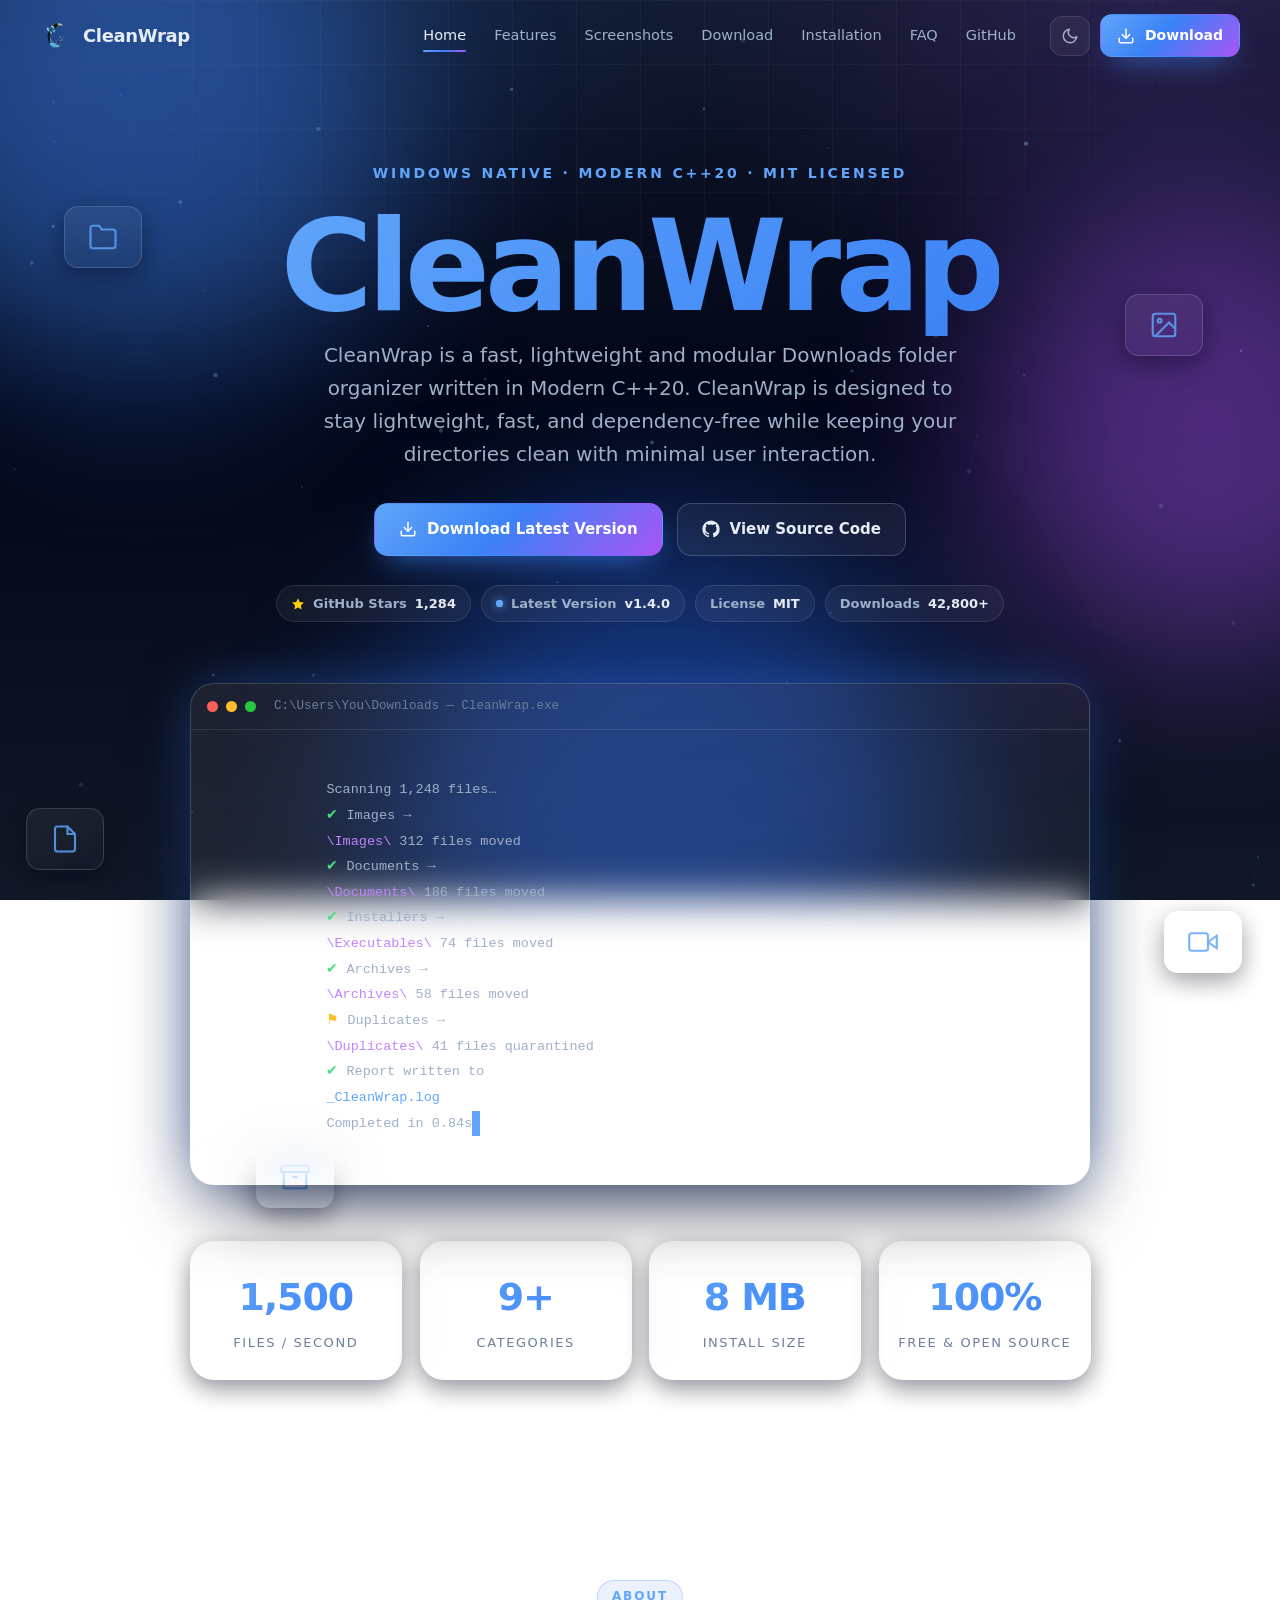
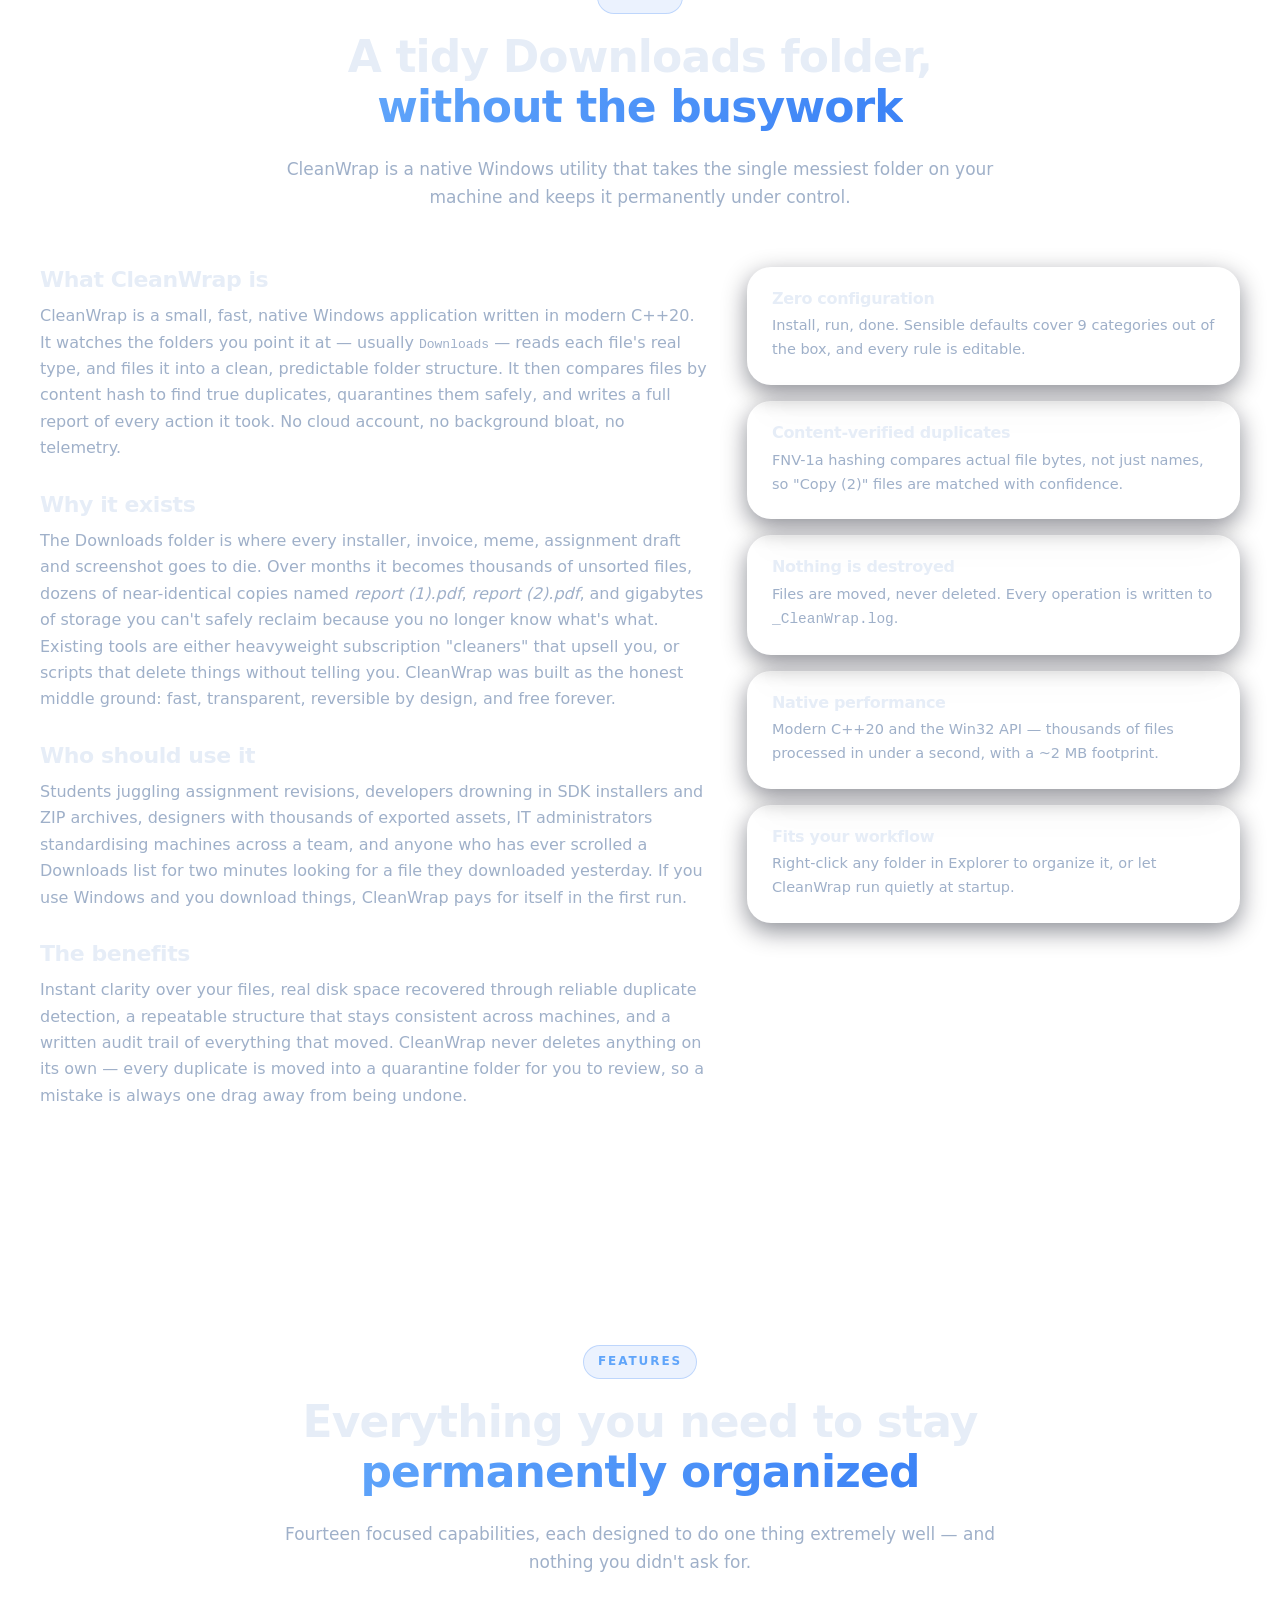
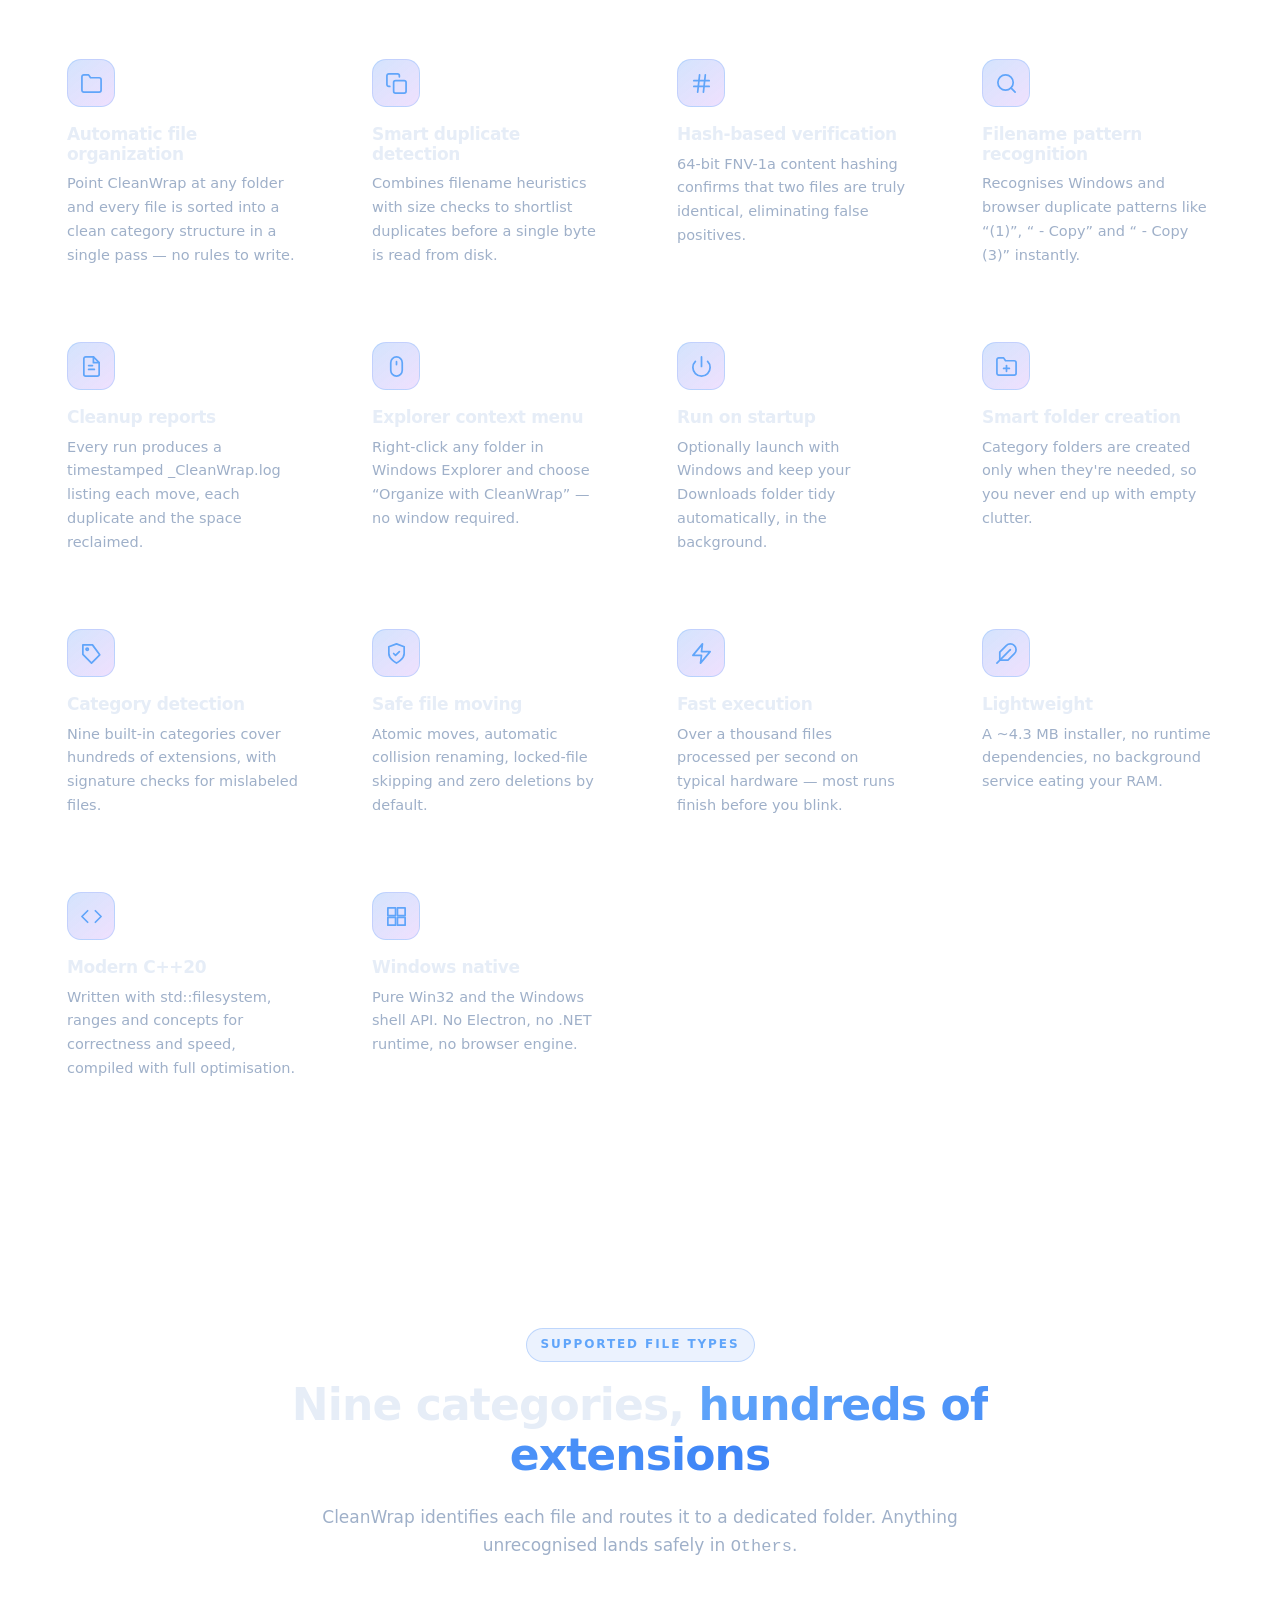
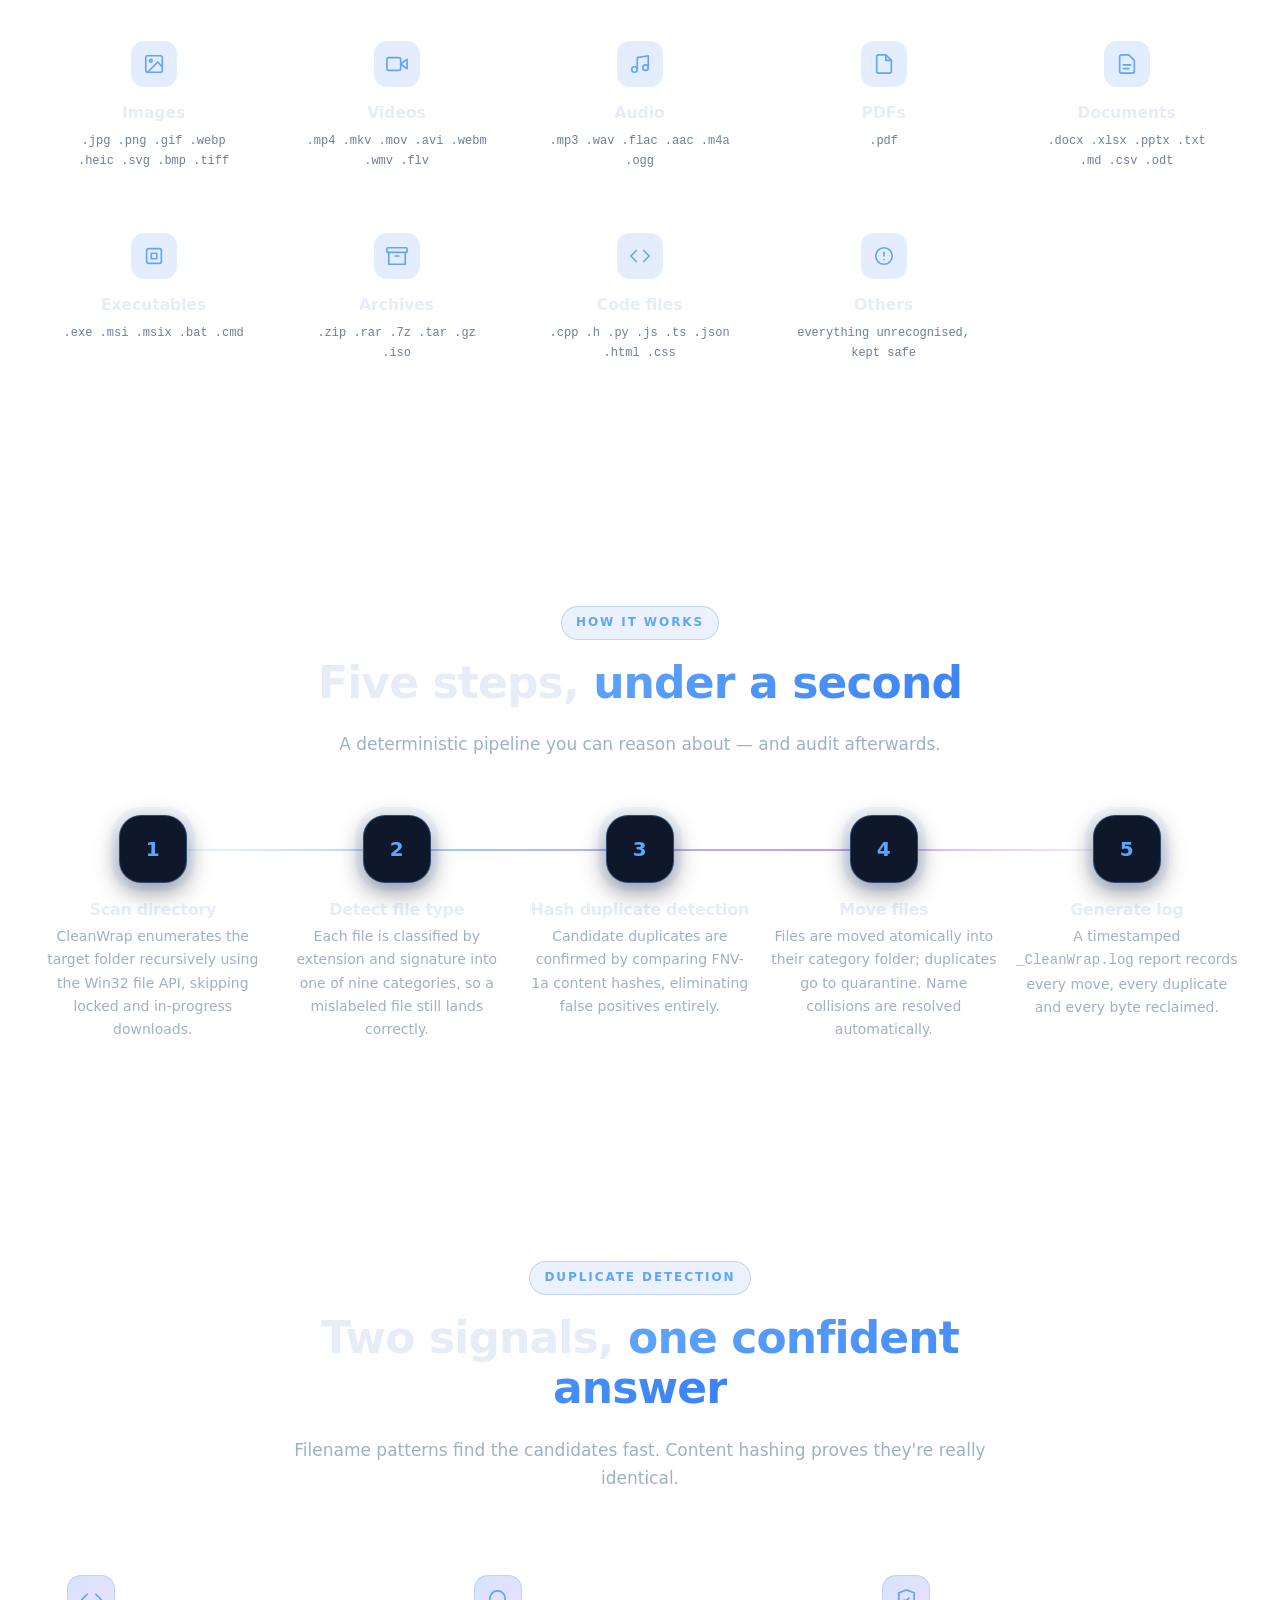
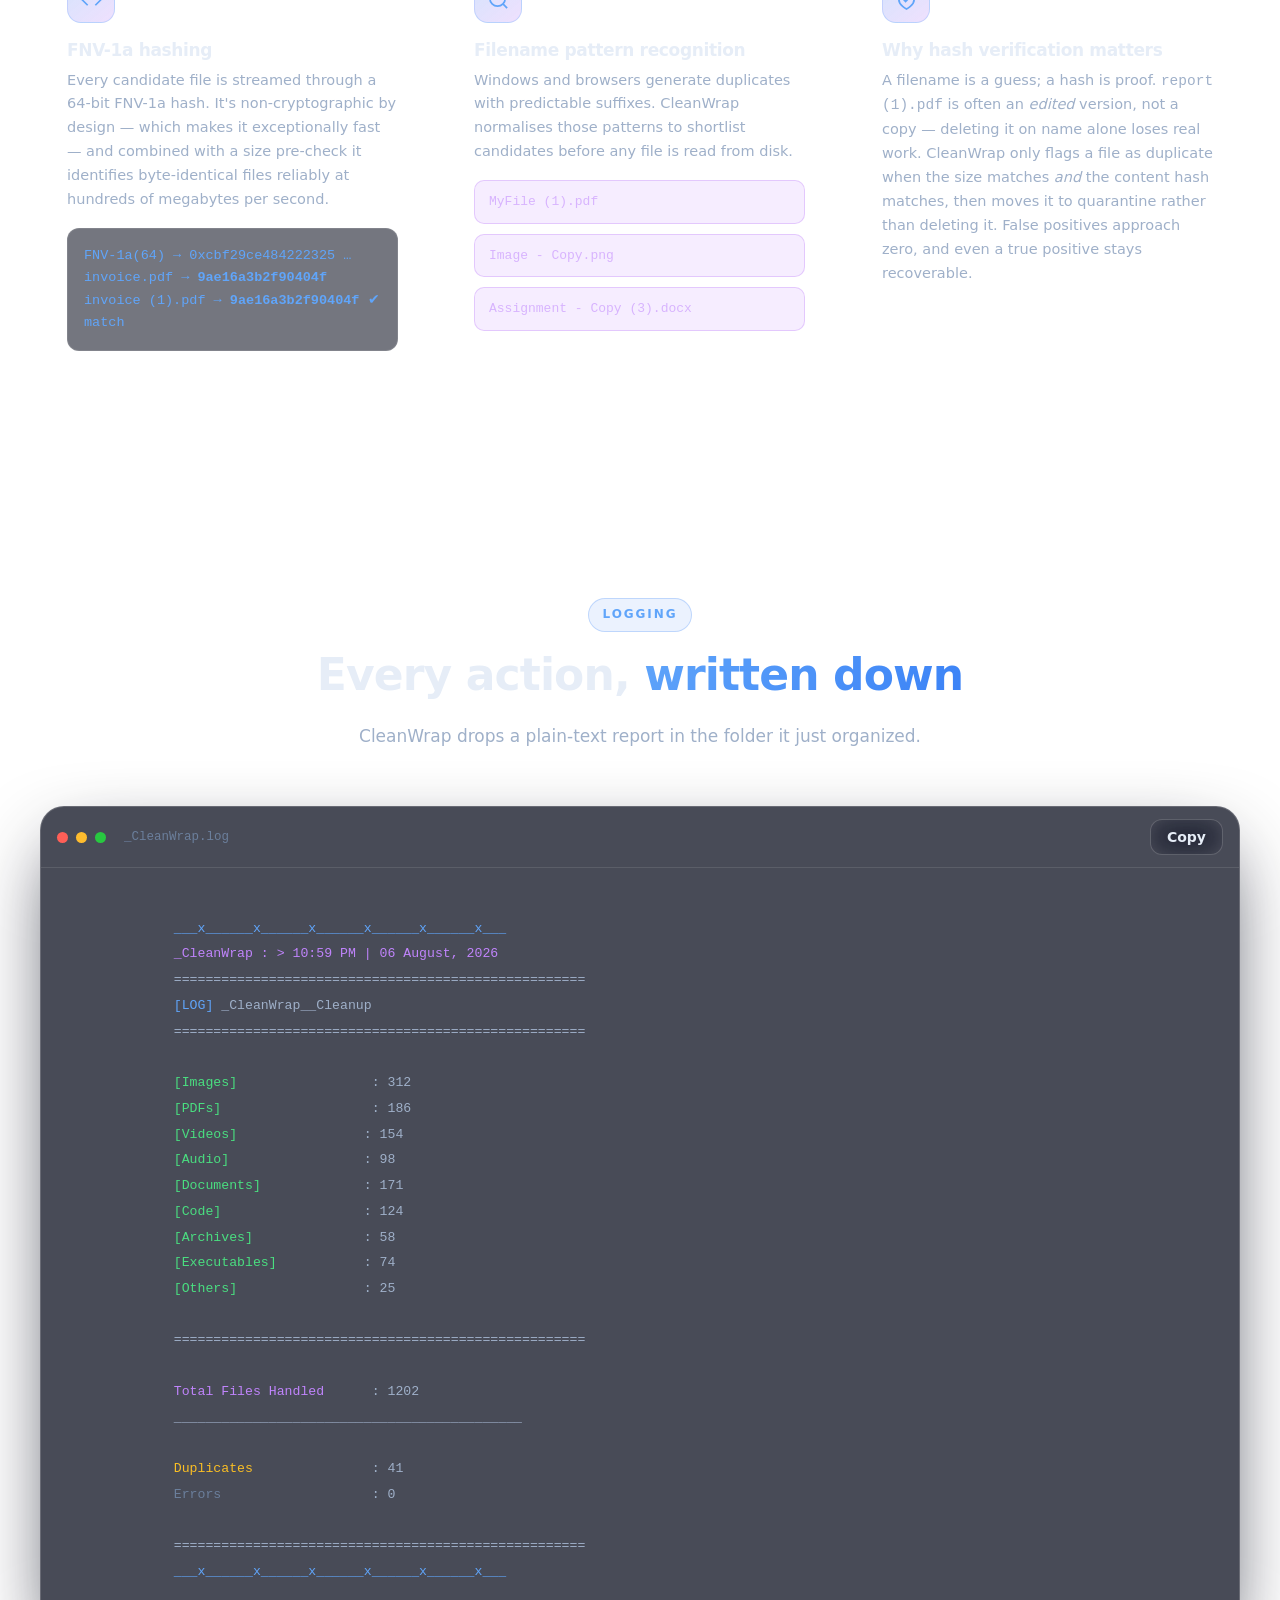
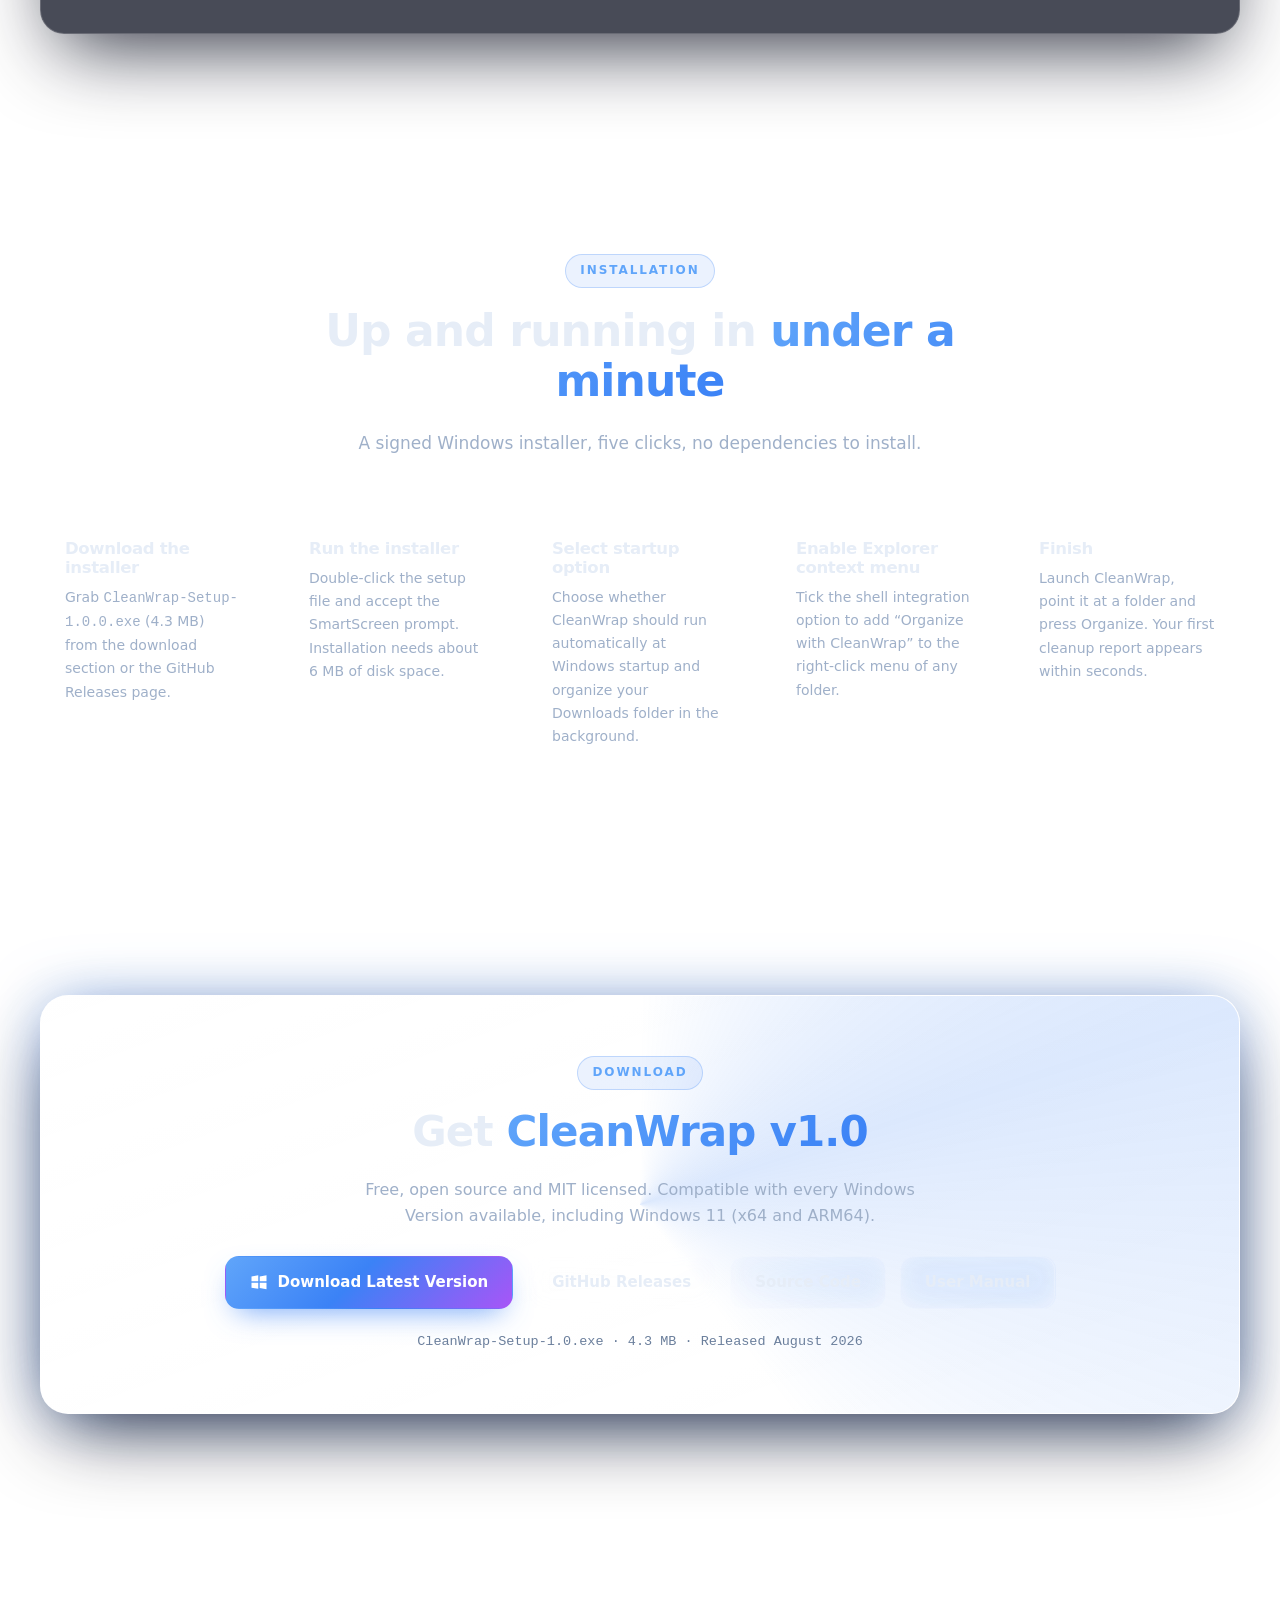
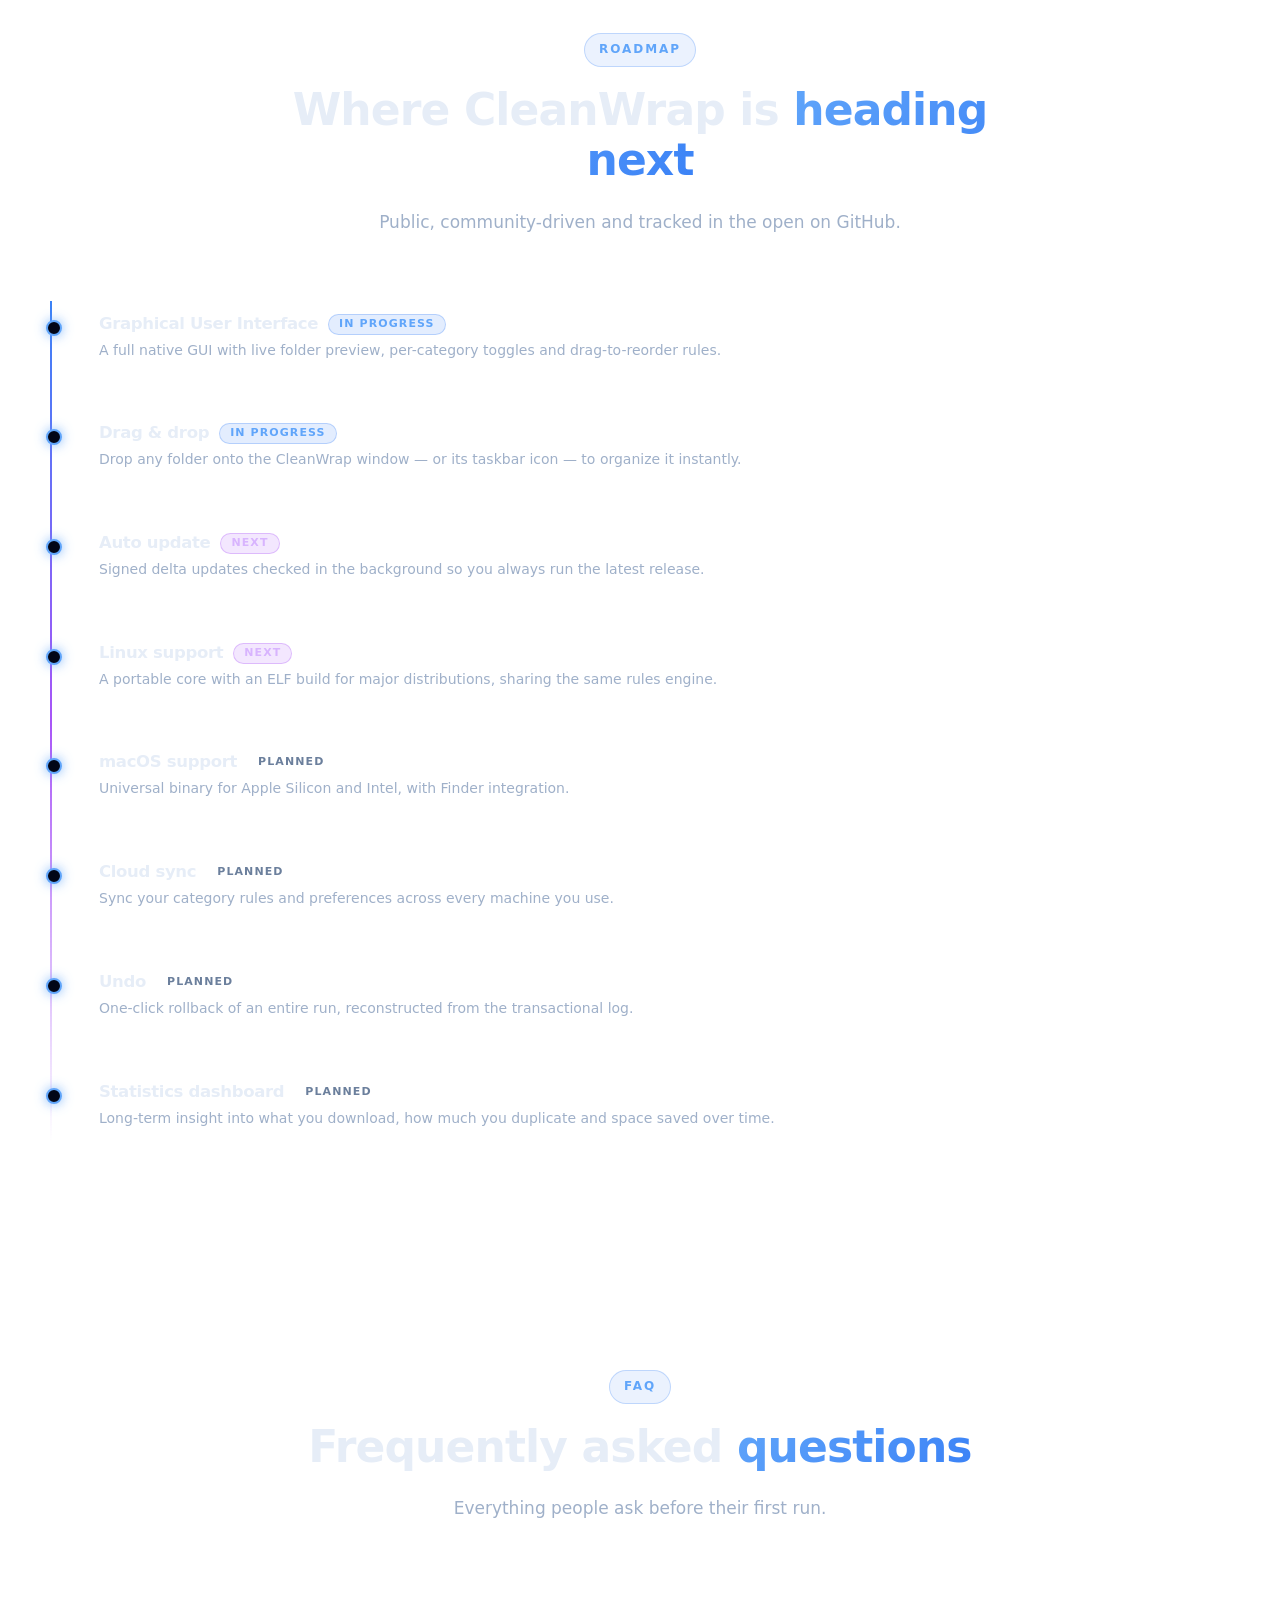
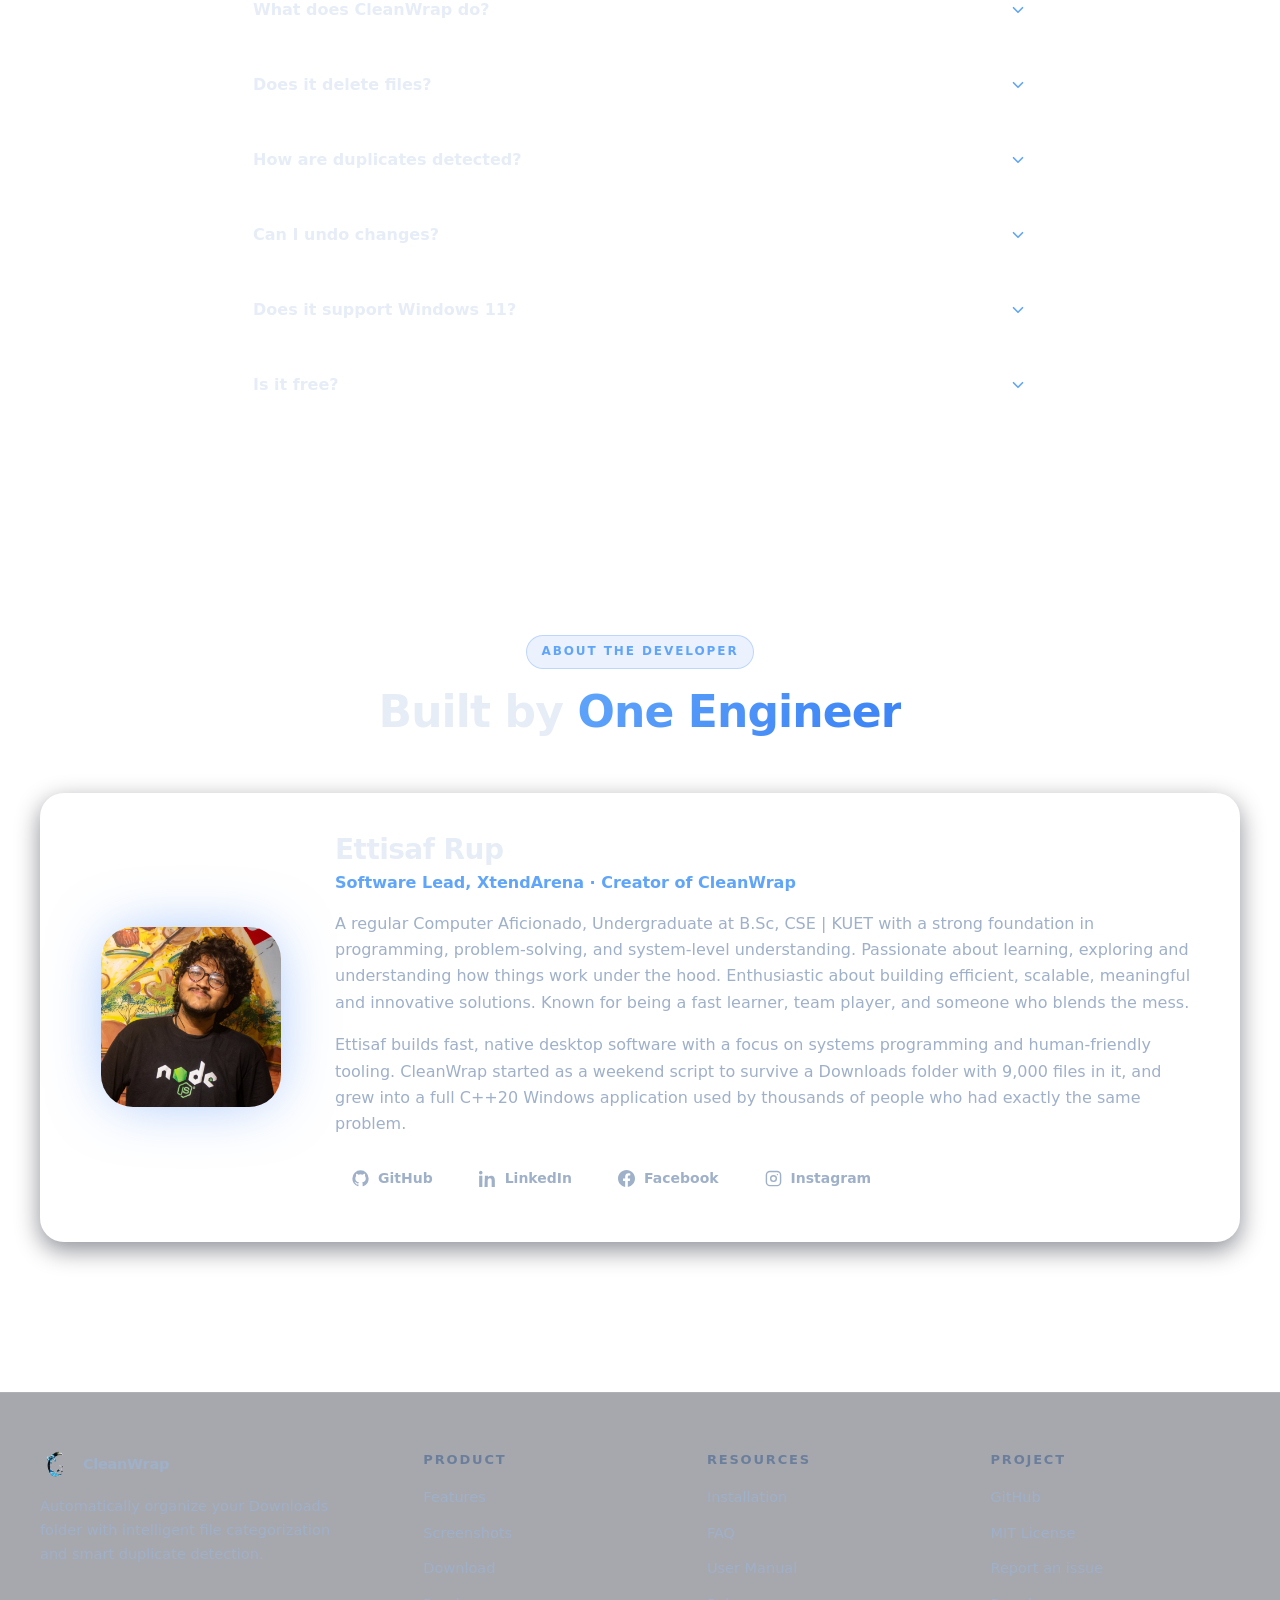
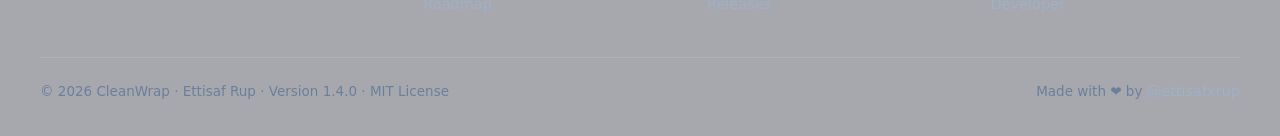
<file: docs/web/index.html>
<!doctype html>
<html xmlns="http://www.w3.org/1999/xhtml" lang="en" data-theme="dark">
  <head>
    <meta charset="UTF-8" />
    <meta name="viewport" content="width=device-width, initial-scale=1.0" />
    <title>CleanWrap — Smart File Organization for Windows</title>
    <meta
      name="description"
      content="CleanWrap is designed to stay lightweight, fast, and dependency-free while keeping your directories clean with minimal user interaction. It's a native Windows utility that automatically sorts your Downloads folder with intelligent file categorization, hash-based duplicate detection and cleanup reports."
    />
    <meta
      name="keywords"
      content="CleanWrap, downloads organizer, file organizer Windows, duplicate file finder, hash duplicate detection, C++20 utility, cleanup tool, Windows 11 file manager, folder automation"
    />
    <meta name="author" content="Ettisaf Rup" />
    <meta name="theme-color" content="#0F172A" />

    <!-- OpenGraph -->
    <meta property="og:type" content="website" />
    <meta property="og:site_name" content="CleanWrap" />
    <meta
      property="og:title"
      content="CleanWrap — Smart File Organization for Windows"
    />
    <meta
      property="og:description"
      content="CleanWrap is a fast, lightweight and modular Downloads folder organizer written in Modern C++20. Free, native, and built in modern C++20."
    />
    <meta property="og:url" content="./index.html" />
    <meta property="og:image" content="./dir/assets/logo.png" />

    <!-- Twitter -->
    <meta name="twitter:card" content="summary_large_image" />
    <meta
      name="twitter:title"
      content="CleanWrap — Automatically Organize Your Downloads Folder"
    />
    <meta
      name="twitter:description"
      content="CleanWrap is a fast, lightweight and modular Downloads folder organizer written in Modern C++20. Free, native, and built in modern C++20."
    />
    <meta name="twitter:image" content="dir/assets/logo.png" />

    <link rel="preconnect" href="fonts/" />
    <link rel="preconnect" href="fonts.gstatic.com/" crossorigin="" />
    <link href="fonts/css2" rel="stylesheet" />

    <link rel="stylesheet" href="dir/site/css/style.css" />
    <link rel="stylesheet" href="dir/site/css/animations.css" />
    <link rel="stylesheet" href="dir/site/css/responsive.css" />
    <!-- write a favicon -->
    <link rel="icon" type="image/x-icon" href="dir/assets/logo.png" />

    <script type="application/ld+json">
      {
        "@context": "https://schema.org",
        "@type": "SoftwareApplication",
        "name": "CleanWrap",
        "operatingSystem": "Windows 10, Windows 11",
        "applicationCategory": "UtilitiesApplication",
        "softwareVersion": "1.4.0",
        "license": "https://opensource.org/licenses/MIT",
        "description": "Automatically organize your Downloads folder with intelligent file categorization and smart duplicate detection.",
        "author": { "@type": "Person", "name": "Ettisaf Rup" },
        "offers": { "@type": "Offer", "price": "0", "priceCurrency": "USD" }
      }
    </script>
  </head>
  <body>
    <!-- ===================== LOADING SCREEN ===================== -->
    <div id="loader" class="hidden">
      <div class="loader-inner">
        <div class="loader-mark"></div>
        <div class="loader-bar"><span></span></div>
        <p>Loading CleanWrap</p>
      </div>
    </div>

    <!-- ===================== SCROLL PROGRESS ===================== -->
    <div id="progress" style="width: 0%"></div>

    <!-- ===================== BACKGROUND DECOR ===================== -->
    <div class="blobs" aria-hidden="true">
      <div
        class="blob b1 parallax"
        data-depth="18"
        style="transform: translate3d(6.95px, -10.61px, 0px)"
      ></div>
      <div
        class="blob b2 parallax"
        data-depth="-24"
        style="transform: translate3d(-9.26px, 14.15px, 0px)"
      ></div>
      <div
        class="blob b3 parallax"
        data-depth="14"
        style="transform: translate3d(5.4px, -8.25px, 0px)"
      ></div>
    </div>
    <div class="grid-overlay" aria-hidden="true"></div>
    <canvas
      id="particles"
      aria-hidden="true"
      width="1280"
      height="604"
    ></canvas>

    <!-- ===================== NAVBAR ===================== -->
    <header class="nav" id="nav">
      <div class="container">
        <a class="brand" href="#home">
          <img
            src="./dir/assets/logo.png"
            alt="CleanWrap logo"
            width="32"
            height="32"
          />
          <span>CleanWrap</span>
        </a>

        <nav class="nav-links" id="navLinks" aria-label="Primary">
          <a href="#home" class="active">Home</a>
          <a href="#features">Features</a>
          <a href="#screenshots">Screenshots</a>
          <a href="#download">Download</a>
          <a href="#installation">Installation</a>
          <a href="#faq">FAQ</a>
          <a
            href="https://github.com/ettisafxrup/CleanWrap"
            target="_blank"
            rel="noopener"
            >GitHub</a
          >
        </nav>

        <div class="nav-actions">
          <button
            class="icon-btn"
            id="themeToggle"
            aria-label="Toggle color theme"
            title="Toggle theme"
          >
            <svg
              xmlns="http://www.w3.org/2000/svg"
              id="themeIcon"
              viewBox="0 0 24 24"
              fill="none"
              stroke="currentColor"
              stroke-width="2"
              stroke-linecap="round"
              stroke-linejoin="round"
            >
              <path d="M21 12.79A9 9 0 1 1 11.21 3 7 7 0 0 0 21 12.79z" />
            </svg>
          </button>
          <a href="#download" class="btn btn-primary btn-sm">
            <svg
              xmlns="http://www.w3.org/2000/svg"
              viewBox="0 0 24 24"
              fill="none"
              stroke="currentColor"
              stroke-width="2"
              stroke-linecap="round"
              stroke-linejoin="round"
            >
              <path d="M21 15v4a2 2 0 0 1-2 2H5a2 2 0 0 1-2-2v-4" />
              <polyline points="7 10 12 15 17 10" />
              <line x1="12" y1="15" x2="12" y2="3" />
            </svg>
            Download
          </a>
          <button
            class="icon-btn nav-toggle"
            id="navToggle"
            aria-label="Open menu"
            aria-expanded="false"
          >
            <svg
              xmlns="http://www.w3.org/2000/svg"
              viewBox="0 0 24 24"
              fill="none"
              stroke="currentColor"
              stroke-width="2"
              stroke-linecap="round"
            >
              <line x1="3" y1="6" x2="21" y2="6" />
              <line x1="3" y1="12" x2="21" y2="12" />
              <line x1="3" y1="18" x2="21" y2="18" />
            </svg>
          </button>
        </div>
      </div>
    </header>

    <div class="mobile-menu" id="mobileMenu">
      <a href="#home">Home</a>
      <a href="#about">About</a>
      <a href="#features">Features</a>
      <a href="#filetypes">File Types</a>
      <a href="#how">How It Works</a>
      <a href="#screenshots">Screenshots</a>
      <a href="#duplicates">Duplicates Filtering</a>
      <a href="#logs">Logs</a>
      <a href="#installation">Installation</a>
      <a href="#download">Download</a>
      <a href="#roadmap">Roadmap</a>
      <a href="#faq">FAQ</a>
      <a href="#developer">Developer</a>
      <a
        href="https://github.com/ettisafxrup/CleanWrap"
        target="_blank"
        rel="noopener"
        >GitHub</a
      >
    </div>

    <main>
      <!-- ===================== HERO ===================== -->
      <section class="hero" id="home">
        <div class="floating-folders" aria-hidden="true">
          <div
            class="folder-float f1 parallax"
            data-depth="26"
            style="transform: translate3d(10.03px, -15.33px, 0px)"
          >
            <svg
              xmlns="http://www.w3.org/2000/svg"
              viewBox="0 0 24 24"
              fill="none"
              stroke="currentColor"
              stroke-width="1.7"
            >
              <path
                d="M22 19a2 2 0 0 1-2 2H4a2 2 0 0 1-2-2V5a2 2 0 0 1 2-2h5l2 3h9a2 2 0 0 1 2 2z"
              />
            </svg>
          </div>
          <div
            class="folder-float f2 parallax"
            data-depth="-18"
            style="transform: translate3d(-6.95px, 10.61px, 0px)"
          >
            <svg
              xmlns="http://www.w3.org/2000/svg"
              viewBox="0 0 24 24"
              fill="none"
              stroke="currentColor"
              stroke-width="1.7"
            >
              <path
                d="M14 2H6a2 2 0 0 0-2 2v16a2 2 0 0 0 2 2h12a2 2 0 0 0 2-2V8z"
              />
              <polyline points="14 2 14 8 20 8" />
            </svg>
          </div>
          <div
            class="folder-float f3 parallax"
            data-depth="22"
            style="transform: translate3d(8.49px, -12.97px, 0px)"
          >
            <svg
              xmlns="http://www.w3.org/2000/svg"
              viewBox="0 0 24 24"
              fill="none"
              stroke="currentColor"
              stroke-width="1.7"
            >
              <rect x="3" y="3" width="18" height="18" rx="2" />
              <circle cx="8.5" cy="8.5" r="1.5" />
              <polyline points="21 15 16 10 5 21" />
            </svg>
          </div>
          <div
            class="folder-float f4 parallax"
            data-depth="-26"
            style="transform: translate3d(-10.03px, 15.33px, 0px)"
          >
            <svg
              xmlns="http://www.w3.org/2000/svg"
              viewBox="0 0 24 24"
              fill="none"
              stroke="currentColor"
              stroke-width="1.7"
            >
              <polygon points="23 7 16 12 23 17 23 7" />
              <rect x="1" y="5" width="15" height="14" rx="2" />
            </svg>
          </div>
          <div
            class="folder-float f5 parallax"
            data-depth="16"
            style="transform: translate3d(6.18px, -9.43px, 0px)"
          >
            <svg
              xmlns="http://www.w3.org/2000/svg"
              viewBox="0 0 24 24"
              fill="none"
              stroke="currentColor"
              stroke-width="1.7"
            >
              <path d="M21 8v13H3V8" />
              <rect x="1" y="3" width="22" height="5" rx="1" />
              <line x1="10" y1="12" x2="14" y2="12" />
            </svg>
          </div>
        </div>

        <div class="container hero-inner">
          <div class="hero-tag reveal visible">
            Windows Native · Modern C++20 · MIT Licensed
          </div>
          <h1 class="reveal visible">
            <span class="gradient-text">CleanWrap</span>
          </h1>
          <p class="lead reveal visible">
            CleanWrap is a fast, lightweight and modular Downloads folder
            organizer written in Modern C++20. CleanWrap is designed to stay
            lightweight, fast, and dependency-free while keeping your
            directories clean with minimal user interaction.
          </p>

          <div class="hero-cta reveal visible">
            <a href="#download" class="btn btn-primary">
              <svg
                xmlns="http://www.w3.org/2000/svg"
                viewBox="0 0 24 24"
                fill="none"
                stroke="currentColor"
                stroke-width="2"
                stroke-linecap="round"
                stroke-linejoin="round"
              >
                <path d="M21 15v4a2 2 0 0 1-2 2H5a2 2 0 0 1-2-2v-4" />
                <polyline points="7 10 12 15 17 10" />
                <line x1="12" y1="15" x2="12" y2="3" />
              </svg>
              Download Latest Version
            </a>
            <a
              href="https://github.com/ettisafxrup/CleanWrap"
              target="_blank"
              rel="noopener"
              class="btn btn-ghost"
            >
              <svg
                xmlns="http://www.w3.org/2000/svg"
                viewBox="0 0 24 24"
                fill="currentColor"
              >
                <path
                  d="M12 .5A11.5 11.5 0 0 0 .5 12a11.5 11.5 0 0 0 7.86 10.92c.58.1.79-.25.79-.56v-2c-3.2.7-3.88-1.37-3.88-1.37-.53-1.34-1.3-1.7-1.3-1.7-1.05-.72.08-.7.08-.7 1.17.08 1.78 1.2 1.78 1.2 1.04 1.78 2.73 1.27 3.4.97.1-.75.4-1.27.73-1.56-2.55-.29-5.24-1.28-5.24-5.7 0-1.26.45-2.29 1.19-3.1-.12-.29-.52-1.46.11-3.05 0 0 .97-.31 3.18 1.18a11 11 0 0 1 5.79 0c2.2-1.5 3.17-1.18 3.17-1.18.63 1.59.23 2.76.12 3.05.74.81 1.18 1.84 1.18 3.1 0 4.43-2.69 5.4-5.25 5.69.41.36.78 1.06.78 2.14v3.17c0 .31.21.67.8.56A11.5 11.5 0 0 0 23.5 12 11.5 11.5 0 0 0 12 .5z"
                />
              </svg>
              View Source Code
            </a>
          </div>

          <div class="badges reveal">
            <span class="badge"
              ><svg
                xmlns="http://www.w3.org/2000/svg"
                width="14"
                height="14"
                viewBox="0 0 24 24"
                fill="#facc15"
              >
                <polygon
                  points="12 2 15.1 8.6 22 9.6 17 14.5 18.2 21.4 12 18.1 5.8 21.4 7 14.5 2 9.6 8.9 8.6 12 2"
                />
              </svg>
              GitHub Stars
              <strong id="git-stars" data-counter="1284">1,284</strong></span
            >
            <span class="badge"
              ><span class="dot live-dot"></span> Latest Version
              <strong>v1.4.0</strong></span
            >
            <span class="badge">License <strong>MIT</strong></span>
            <span class="badge"
              >Downloads
              <strong id="git-downloads" data-counter="42800" data-suffix="+"
                >42,800+</strong
              ></span
            >
          </div>

          <div class="hero-window reveal zoom">
            <div class="win-bar">
              <span class="win-dot r"></span><span class="win-dot y"></span
              ><span class="win-dot g"></span>
              <span class="win-title"
                >C:\Users\You\Downloads — CleanWrap.exe</span
              >
            </div>
            <div class="win-body">
              <span class="dim">Scanning 1,248 files…</span>
              <span class="ok">✔</span> Images →
              <span class="mag">\Images\</span> 312 files moved
              <span class="ok">✔</span> Documents →
              <span class="mag">\Documents\</span> 186 files moved
              <span class="ok">✔</span> Installers →
              <span class="mag">\Executables\</span> 74 files moved
              <span class="ok">✔</span> Archives →
              <span class="mag">\Archives\</span> 58 files moved
              <span class="warn">⚑</span> Duplicates →
              <span class="mag">\Duplicates\</span> 41 files quarantined
              <span class="ok">✔</span> Report written to
              <span class="key">_CleanWrap.log</span>
              <span class="dim">Completed in 0.84s</span
              ><span class="caret"> </span>
            </div>
          </div>

          <div class="stats-row">
            <div class="stat glass reveal">
              
              <b class="gradient-text" data-counter="1500">0</b
              ><span>Files / second</span>
            </div>
            <div class="stat glass reveal">
              <b class="gradient-text" data-counter="9" data-suffix="+">0</b
              ><span>Categories</span>
            </div>
            <div class="stat glass reveal">
              <b class="gradient-text" data-counter="8" data-suffix=" MB">0</b
              ><span>Install size</span>
            </div>
            <div class="stat glass reveal">
              <b class="gradient-text" data-counter="100" data-suffix="%">0</b
              ><span>Free &amp; open source</span>
            </div>
          </div>
        </div>
      </section>

      <!-- ===================== ABOUT ===================== -->
      <section class="section" id="about">
        <div class="container">
          <div class="section-head reveal">
            <span class="eyebrow">About</span>
            <h2>
              A tidy Downloads folder,
              <span class="gradient-text">without the busywork</span>
            </h2>
            <p>
              CleanWrap is a native Windows utility that takes the single
              messiest folder on your machine and keeps it permanently under
              control.
            </p>
          </div>

          <div class="about-grid">
            <div class="about-copy reveal from-left">
              <h3>What CleanWrap is</h3>
              <p>
                CleanWrap is a small, fast, native Windows application written
                in modern C++20. It watches the folders you point it at —
                usually <code>Downloads</code> — reads each file's real type,
                and files it into a clean, predictable folder structure. It then
                compares files by content hash to find true duplicates,
                quarantines them safely, and writes a full report of every
                action it took. No cloud account, no background bloat, no
                telemetry.
              </p>

              <h3>Why it exists</h3>
              <p>
                The Downloads folder is where every installer, invoice, meme,
                assignment draft and screenshot goes to die. Over months it
                becomes thousands of unsorted files, dozens of near-identical
                copies named <em>report (1).pdf</em>, <em>report (2).pdf</em>,
                and gigabytes of storage you can't safely reclaim because you no
                longer know what's what. Existing tools are either heavyweight
                subscription "cleaners" that upsell you, or scripts that delete
                things without telling you. CleanWrap was built as the honest
                middle ground: fast, transparent, reversible by design, and free
                forever.
              </p>

              <h3>Who should use it</h3>
              <p>
                Students juggling assignment revisions, developers drowning in
                SDK installers and ZIP archives, designers with thousands of
                exported assets, IT administrators standardising machines across
                a team, and anyone who has ever scrolled a Downloads list for
                two minutes looking for a file they downloaded yesterday. If you
                use Windows and you download things, CleanWrap pays for itself
                in the first run.
              </p>

              <h3>The benefits</h3>
              <p>
                Instant clarity over your files, real disk space recovered
                through reliable duplicate detection, a repeatable structure
                that stays consistent across machines, and a written audit trail
                of everything that moved. CleanWrap never deletes anything on
                its own — every duplicate is moved into a quarantine folder for
                you to review, so a mistake is always one drag away from being
                undone.
              </p>
            </div>

            <aside class="about-side reveal from-right">
              <div class="glass">
                <h4>Zero configuration</h4>
                <p>
                  Install, run, done. Sensible defaults cover 9 categories out
                  of the box, and every rule is editable.
                </p>
              </div>
              <div class="glass">
                <h4>Content-verified duplicates</h4>
                <p>
                  FNV-1a hashing compares actual file bytes, not just names, so
                  "Copy (2)" files are matched with confidence.
                </p>
              </div>
              <div class="glass">
                <h4>Nothing is destroyed</h4>
                <p>
                  Files are moved, never deleted. Every operation is written to
                  <code>_CleanWrap.log</code>.
                </p>
              </div>
              <div class="glass">
                <h4>Native performance</h4>
                <p>
                  Modern C++20 and the Win32 API — thousands of files processed
                  in under a second, with a ~2 MB footprint.
                </p>
              </div>
              <div class="glass">
                <h4>Fits your workflow</h4>
                <p>
                  Right-click any folder in Explorer to organize it, or let
                  CleanWrap run quietly at startup.
                </p>
              </div>
            </aside>
          </div>
        </div>
      </section>

      <!-- ===================== FEATURES ===================== -->
      <section class="section" id="features">
        <div class="container">
          <div class="section-head reveal">
            <span class="eyebrow">Features</span>
            <h2>
              Everything you need to stay
              <span class="gradient-text">permanently organized</span>
            </h2>
            <p>
              Fourteen focused capabilities, each designed to do one thing
              extremely well — and nothing you didn't ask for.
            </p>
          </div>
          <div class="cards" id="featureCards">
            <article class="card reveal">
              <div class="card-icon">
                <svg
                  xmlns="http://www.w3.org/2000/svg"
                  viewBox="0 0 24 24"
                  fill="none"
                  stroke="currentColor"
                  stroke-width="1.8"
                  stroke-linecap="round"
                  stroke-linejoin="round"
                >
                  <path
                    d="M22 19a2 2 0 0 1-2 2H4a2 2 0 0 1-2-2V5a2 2 0 0 1 2-2h5l2 3h9a2 2 0 0 1 2 2z"
                  />
                </svg>
              </div>
              <h4>Automatic file organization</h4>
              <p>
                Point CleanWrap at any folder and every file is sorted into a
                clean category structure in a single pass — no rules to write.
              </p>
            </article>
            <article class="card reveal">
              <div class="card-icon">
                <svg
                  xmlns="http://www.w3.org/2000/svg"
                  viewBox="0 0 24 24"
                  fill="none"
                  stroke="currentColor"
                  stroke-width="1.8"
                  stroke-linecap="round"
                  stroke-linejoin="round"
                >
                  <rect x="9" y="9" width="13" height="13" rx="2" />
                  <path
                    d="M5 15H4a2 2 0 0 1-2-2V4a2 2 0 0 1 2-2h9a2 2 0 0 1 2 2v1"
                  />
                </svg>
              </div>
              <h4>Smart duplicate detection</h4>
              <p>
                Combines filename heuristics with size checks to shortlist
                duplicates before a single byte is read from disk.
              </p>
            </article>
            <article class="card reveal">
              <div class="card-icon">
                <svg
                  xmlns="http://www.w3.org/2000/svg"
                  viewBox="0 0 24 24"
                  fill="none"
                  stroke="currentColor"
                  stroke-width="1.8"
                  stroke-linecap="round"
                  stroke-linejoin="round"
                >
                  <line x1="4" y1="9" x2="20" y2="9" />
                  <line x1="4" y1="15" x2="20" y2="15" />
                  <line x1="10" y1="3" x2="8" y2="21" />
                  <line x1="16" y1="3" x2="14" y2="21" />
                </svg>
              </div>
              <h4>Hash-based verification</h4>
              <p>
                64-bit FNV-1a content hashing confirms that two files are truly
                identical, eliminating false positives.
              </p>
            </article>
            <article class="card reveal">
              <div class="card-icon">
                <svg
                  xmlns="http://www.w3.org/2000/svg"
                  viewBox="0 0 24 24"
                  fill="none"
                  stroke="currentColor"
                  stroke-width="1.8"
                  stroke-linecap="round"
                  stroke-linejoin="round"
                >
                  <circle cx="11" cy="11" r="8" />
                  <line x1="21" y1="21" x2="16.65" y2="16.65" />
                </svg>
              </div>
              <h4>Filename pattern recognition</h4>
              <p>
                Recognises Windows and browser duplicate patterns like “(1)”, “
                - Copy” and “ - Copy (3)” instantly.
              </p>
            </article>
            <article class="card reveal">
              <div class="card-icon">
                <svg
                  xmlns="http://www.w3.org/2000/svg"
                  viewBox="0 0 24 24"
                  fill="none"
                  stroke="currentColor"
                  stroke-width="1.8"
                  stroke-linecap="round"
                  stroke-linejoin="round"
                >
                  <path
                    d="M14 2H6a2 2 0 0 0-2 2v16a2 2 0 0 0 2 2h12a2 2 0 0 0 2-2V8z"
                  />
                  <polyline points="14 2 14 8 20 8" />
                  <line x1="9" y1="15" x2="15" y2="15" />
                  <line x1="9" y1="11" x2="13" y2="11" />
                </svg>
              </div>
              <h4>Cleanup reports</h4>
              <p>
                Every run produces a timestamped _CleanWrap.log listing each
                move, each duplicate and the space reclaimed.
              </p>
            </article>
            <article class="card reveal">
              <div class="card-icon">
                <svg
                  xmlns="http://www.w3.org/2000/svg"
                  viewBox="0 0 24 24"
                  fill="none"
                  stroke="currentColor"
                  stroke-width="1.8"
                  stroke-linecap="round"
                  stroke-linejoin="round"
                >
                  <rect x="6" y="2" width="12" height="20" rx="6" />
                  <line x1="12" y1="7" x2="12" y2="10" />
                </svg>
              </div>
              <h4>Explorer context menu</h4>
              <p>
                Right-click any folder in Windows Explorer and choose “Organize
                with CleanWrap” — no window required.
              </p>
            </article>
            <article class="card reveal">
              <div class="card-icon">
                <svg
                  xmlns="http://www.w3.org/2000/svg"
                  viewBox="0 0 24 24"
                  fill="none"
                  stroke="currentColor"
                  stroke-width="1.8"
                  stroke-linecap="round"
                  stroke-linejoin="round"
                >
                  <path d="M18.36 6.64a9 9 0 1 1-12.73 0" />
                  <line x1="12" y1="2" x2="12" y2="12" />
                </svg>
              </div>
              <h4>Run on startup</h4>
              <p>
                Optionally launch with Windows and keep your Downloads folder
                tidy automatically, in the background.
              </p>
            </article>
            <article class="card reveal">
              <div class="card-icon">
                <svg
                  xmlns="http://www.w3.org/2000/svg"
                  viewBox="0 0 24 24"
                  fill="none"
                  stroke="currentColor"
                  stroke-width="1.8"
                  stroke-linecap="round"
                  stroke-linejoin="round"
                >
                  <path
                    d="M22 19a2 2 0 0 1-2 2H4a2 2 0 0 1-2-2V5a2 2 0 0 1 2-2h5l2 3h9a2 2 0 0 1 2 2z"
                  />
                  <line x1="12" y1="11" x2="12" y2="17" />
                  <line x1="9" y1="14" x2="15" y2="14" />
                </svg>
              </div>
              <h4>Smart folder creation</h4>
              <p>
                Category folders are created only when they're needed, so you
                never end up with empty clutter.
              </p>
            </article>
            <article class="card reveal">
              <div class="card-icon">
                <svg
                  xmlns="http://www.w3.org/2000/svg"
                  viewBox="0 0 24 24"
                  fill="none"
                  stroke="currentColor"
                  stroke-width="1.8"
                  stroke-linecap="round"
                  stroke-linejoin="round"
                >
                  <path d="M20.59 13.41 12 22l-9-9V3h10z" />
                  <circle cx="7.5" cy="7.5" r="1.2" />
                </svg>
              </div>
              <h4>Category detection</h4>
              <p>
                Nine built-in categories cover hundreds of extensions, with
                signature checks for mislabeled files.
              </p>
            </article>
            <article class="card reveal">
              <div class="card-icon">
                <svg
                  xmlns="http://www.w3.org/2000/svg"
                  viewBox="0 0 24 24"
                  fill="none"
                  stroke="currentColor"
                  stroke-width="1.8"
                  stroke-linecap="round"
                  stroke-linejoin="round"
                >
                  <path d="M12 22s8-4 8-10V5l-8-3-8 3v7c0 6 8 10 8 10z" />
                  <polyline points="9 12 11 14 15 10" />
                </svg>
              </div>
              <h4>Safe file moving</h4>
              <p>
                Atomic moves, automatic collision renaming, locked-file skipping
                and zero deletions by default.
              </p>
            </article>
            <article class="card reveal">
              <div class="card-icon">
                <svg
                  xmlns="http://www.w3.org/2000/svg"
                  viewBox="0 0 24 24"
                  fill="none"
                  stroke="currentColor"
                  stroke-width="1.8"
                  stroke-linecap="round"
                  stroke-linejoin="round"
                >
                  <polygon points="13 2 3 14 12 14 11 22 21 10 12 10 13 2" />
                </svg>
              </div>
              <h4>Fast execution</h4>
              <p>
                Over a thousand files processed per second on typical hardware —
                most runs finish before you blink.
              </p>
            </article>
            <article class="card reveal">
              <div class="card-icon">
                <svg
                  xmlns="http://www.w3.org/2000/svg"
                  viewBox="0 0 24 24"
                  fill="none"
                  stroke="currentColor"
                  stroke-width="1.8"
                  stroke-linecap="round"
                  stroke-linejoin="round"
                >
                  <path d="M20.24 12.24a6 6 0 0 0-8.49-8.49L5 10.5V19h8.5z" />
                  <line x1="16" y1="8" x2="2" y2="22" />
                </svg>
              </div>
              <h4>Lightweight</h4>
              <p>
                A ~2 MB installer, no runtime dependencies, no background
                service eating your RAM.
              </p>
            </article>
            <article class="card reveal">
              <div class="card-icon">
                <svg
                  xmlns="http://www.w3.org/2000/svg"
                  viewBox="0 0 24 24"
                  fill="none"
                  stroke="currentColor"
                  stroke-width="1.8"
                  stroke-linecap="round"
                  stroke-linejoin="round"
                >
                  <polyline points="16 18 22 12 16 6" />
                  <polyline points="8 6 2 12 8 18" />
                </svg>
              </div>
              <h4>Modern C++20</h4>
              <p>
                Written with std::filesystem, ranges and concepts for
                correctness and speed, compiled with full optimisation.
              </p>
            </article>
            <article class="card reveal">
              <div class="card-icon">
                <svg
                  xmlns="http://www.w3.org/2000/svg"
                  viewBox="0 0 24 24"
                  fill="none"
                  stroke="currentColor"
                  stroke-width="1.8"
                  stroke-linecap="round"
                  stroke-linejoin="round"
                >
                  <rect x="3" y="3" width="8" height="8" />
                  <rect x="13" y="3" width="8" height="8" />
                  <rect x="3" y="13" width="8" height="8" />
                  <rect x="13" y="13" width="8" height="8" />
                </svg>
              </div>
              <h4>Windows native</h4>
              <p>
                Pure Win32 and the Windows shell API. No Electron, no .NET
                runtime, no browser engine.
              </p>
            </article>
          </div>
        </div>
      </section>

      <!-- ===================== FILE TYPES ===================== -->
      <section class="section" id="filetypes">
        <div class="container">
          <div class="section-head reveal">
            <span class="eyebrow">Supported file types</span>
            <h2>
              Nine categories,
              <span class="gradient-text">hundreds of extensions</span>
            </h2>
            <p>
              CleanWrap identifies each file and routes it to a dedicated
              folder. Anything unrecognised lands safely in <code>Others</code>.
            </p>
          </div>
          <div class="filetypes" id="fileTypeGrid">
            <div class="ft reveal zoom">
              <div class="ficon">
                <svg
                  xmlns="http://www.w3.org/2000/svg"
                  viewBox="0 0 24 24"
                  fill="none"
                  stroke="currentColor"
                  stroke-width="1.8"
                  stroke-linecap="round"
                  stroke-linejoin="round"
                >
                  <rect x="3" y="3" width="18" height="18" rx="2" />
                  <circle cx="8.5" cy="8.5" r="1.5" />
                  <polyline points="21 15 16 10 5 21" />
                </svg>
              </div>
              <b>Images</b
              ><small>.jpg .png .gif .webp .heic .svg .bmp .tiff</small>
            </div>
            <div class="ft reveal zoom">
              <div class="ficon">
                <svg
                  xmlns="http://www.w3.org/2000/svg"
                  viewBox="0 0 24 24"
                  fill="none"
                  stroke="currentColor"
                  stroke-width="1.8"
                  stroke-linecap="round"
                  stroke-linejoin="round"
                >
                  <polygon points="23 7 16 12 23 17 23 7" />
                  <rect x="1" y="5" width="15" height="14" rx="2" />
                </svg>
              </div>
              <b>Videos</b><small>.mp4 .mkv .mov .avi .webm .wmv .flv</small>
            </div>
            <div class="ft reveal zoom">
              <div class="ficon">
                <svg
                  xmlns="http://www.w3.org/2000/svg"
                  viewBox="0 0 24 24"
                  fill="none"
                  stroke="currentColor"
                  stroke-width="1.8"
                  stroke-linecap="round"
                  stroke-linejoin="round"
                >
                  <path d="M9 18V5l12-2v13" />
                  <circle cx="6" cy="18" r="3" />
                  <circle cx="18" cy="16" r="3" />
                </svg>
              </div>
              <b>Audio</b><small>.mp3 .wav .flac .aac .m4a .ogg</small>
            </div>
            <div class="ft reveal zoom">
              <div class="ficon">
                <svg
                  xmlns="http://www.w3.org/2000/svg"
                  viewBox="0 0 24 24"
                  fill="none"
                  stroke="currentColor"
                  stroke-width="1.8"
                  stroke-linecap="round"
                  stroke-linejoin="round"
                >
                  <path
                    d="M14 2H6a2 2 0 0 0-2 2v16a2 2 0 0 0 2 2h12a2 2 0 0 0 2-2V8z"
                  />
                  <polyline points="14 2 14 8 20 8" />
                </svg>
              </div>
              <b>PDFs</b><small>.pdf</small>
            </div>
            <div class="ft reveal zoom">
              <div class="ficon">
                <svg
                  xmlns="http://www.w3.org/2000/svg"
                  viewBox="0 0 24 24"
                  fill="none"
                  stroke="currentColor"
                  stroke-width="1.8"
                  stroke-linecap="round"
                  stroke-linejoin="round"
                >
                  <path
                    d="M14 2H6a2 2 0 0 0-2 2v16a2 2 0 0 0 2 2h12a2 2 0 0 0 2-2V8z"
                  />
                  <line x1="8" y1="13" x2="16" y2="13" />
                  <line x1="8" y1="17" x2="14" y2="17" />
                </svg>
              </div>
              <b>Documents</b
              ><small>.docx .xlsx .pptx .txt .md .csv .odt</small>
            </div>
            <div class="ft reveal zoom">
              <div class="ficon">
                <svg
                  xmlns="http://www.w3.org/2000/svg"
                  viewBox="0 0 24 24"
                  fill="none"
                  stroke="currentColor"
                  stroke-width="1.8"
                  stroke-linecap="round"
                  stroke-linejoin="round"
                >
                  <rect x="4" y="4" width="16" height="16" rx="2" />
                  <path d="M9 9h6v6H9z" />
                </svg>
              </div>
              <b>Executables</b><small>.exe .msi .msix .bat .cmd</small>
            </div>
            <div class="ft reveal zoom">
              <div class="ficon">
                <svg
                  xmlns="http://www.w3.org/2000/svg"
                  viewBox="0 0 24 24"
                  fill="none"
                  stroke="currentColor"
                  stroke-width="1.8"
                  stroke-linecap="round"
                  stroke-linejoin="round"
                >
                  <path d="M21 8v13H3V8" />
                  <rect x="1" y="3" width="22" height="5" rx="1" />
                  <line x1="10" y1="12" x2="14" y2="12" />
                </svg>
              </div>
              <b>Archives</b><small>.zip .rar .7z .tar .gz .iso</small>
            </div>
            <div class="ft reveal zoom">
              <div class="ficon">
                <svg
                  xmlns="http://www.w3.org/2000/svg"
                  viewBox="0 0 24 24"
                  fill="none"
                  stroke="currentColor"
                  stroke-width="1.8"
                  stroke-linecap="round"
                  stroke-linejoin="round"
                >
                  <polyline points="16 18 22 12 16 6" />
                  <polyline points="8 6 2 12 8 18" />
                </svg>
              </div>
              <b>Code files</b
              ><small>.cpp .h .py .js .ts .json .html .css</small>
            </div>
            <div class="ft reveal zoom">
              <div class="ficon">
                <svg
                  xmlns="http://www.w3.org/2000/svg"
                  viewBox="0 0 24 24"
                  fill="none"
                  stroke="currentColor"
                  stroke-width="1.8"
                  stroke-linecap="round"
                  stroke-linejoin="round"
                >
                  <circle cx="12" cy="12" r="9" />
                  <line x1="12" y1="8" x2="12" y2="12" />
                  <line x1="12" y1="16" x2="12.01" y2="16" />
                </svg>
              </div>
              <b>Others</b><small>everything unrecognised, kept safe</small>
            </div>
          </div>
        </div>
      </section>

      <!-- ===================== HOW IT WORKS ===================== -->
      <section class="section" id="how">
        <div class="container">
          <div class="section-head reveal">
            <span class="eyebrow">How it works</span>
            <h2>
              Five steps, <span class="gradient-text">under a second</span>
            </h2>
            <p>
              A deterministic pipeline you can reason about — and audit
              afterwards.
            </p>
          </div>
          <div class="timeline">
            <div class="step reveal">
              <div class="num">1</div>
              <h4>Scan directory</h4>
              <p>
                CleanWrap enumerates the target folder recursively using the
                Win32 file API, skipping locked and in-progress downloads.
              </p>
            </div>
            <div class="step reveal">
              <div class="num">2</div>
              <h4>Detect file type</h4>
              <p>
                Each file is classified by extension and signature into one of
                nine categories, so a mislabeled file still lands correctly.
              </p>
            </div>
            <div class="step reveal">
              <div class="num">3</div>
              <h4>Hash duplicate detection</h4>
              <p>
                Candidate duplicates are confirmed by comparing FNV-1a content
                hashes, eliminating false positives entirely.
              </p>
            </div>
            <div class="step reveal">
              <div class="num">4</div>
              <h4>Move files</h4>
              <p>
                Files are moved atomically into their category folder;
                duplicates go to quarantine. Name collisions are resolved
                automatically.
              </p>
            </div>
            <div class="step reveal">
              <div class="num">5</div>
              <h4>Generate log</h4>
              <p>
                A timestamped <code>_CleanWrap.log</code> report records every
                move, every duplicate and every byte reclaimed.
              </p>
            </div>
          </div>
        </div>
      </section>

      <!-- ===================== DUPLICATE DETECTION ===================== -->
      <section class="section" id="duplicates">
        <div class="container">
          <div class="section-head reveal">
            <span class="eyebrow">Duplicate detection</span>
            <h2>
              Two signals,
              <span class="gradient-text">one confident answer</span>
            </h2>
            <p>
              Filename patterns find the candidates fast. Content hashing proves
              they're really identical.
            </p>
          </div>

          <div class="dup-grid">
            <div class="card reveal">
              <div class="card-icon">
                <svg
                  xmlns="http://www.w3.org/2000/svg"
                  viewBox="0 0 24 24"
                  fill="none"
                  stroke="currentColor"
                  stroke-width="1.8"
                >
                  <polyline points="16 18 22 12 16 6" />
                  <polyline points="8 6 2 12 8 18" />
                </svg>
              </div>
              <h4>FNV-1a hashing</h4>
              <p>
                Every candidate file is streamed through a 64-bit FNV-1a hash.
                It's non-cryptographic by design — which makes it exceptionally
                fast — and combined with a size pre-check it identifies
                byte-identical files reliably at hundreds of megabytes per
                second.
              </p>
              <div class="hash-anim" style="margin-top: 16px">
                FNV-1a(64) → 0xcbf29ce484222325 … <br />invoice.pdf →
                <strong>9ae16a3b2f90404f</strong><br />invoice (1).pdf →
                <strong>9ae16a3b2f90404f</strong> ✔ match
              </div>
            </div>

            <div class="card reveal">
              <div class="card-icon">
                <svg
                  xmlns="http://www.w3.org/2000/svg"
                  viewBox="0 0 24 24"
                  fill="none"
                  stroke="currentColor"
                  stroke-width="1.8"
                >
                  <circle cx="11" cy="11" r="8" />
                  <line x1="21" y1="21" x2="16.65" y2="16.65" />
                </svg>
              </div>
              <h4>Filename pattern recognition</h4>
              <p>
                Windows and browsers generate duplicates with predictable
                suffixes. CleanWrap normalises those patterns to shortlist
                candidates before any file is read from disk.
              </p>
              <div class="dup-examples">
                <code>MyFile (1).pdf</code>
                <code>Image - Copy.png</code>
                <code>Assignment - Copy (3).docx</code>
              </div>
            </div>

            <div class="card reveal">
              <div class="card-icon">
                <svg
                  xmlns="http://www.w3.org/2000/svg"
                  viewBox="0 0 24 24"
                  fill="none"
                  stroke="currentColor"
                  stroke-width="1.8"
                >
                  <path d="M12 22s8-4 8-10V5l-8-3-8 3v7c0 6 8 10 8 10z" />
                  <polyline points="9 12 11 14 15 10" />
                </svg>
              </div>
              <h4>Why hash verification matters</h4>
              <p>
                A filename is a guess; a hash is proof.
                <code>report (1).pdf</code> is often an <em>edited</em> version,
                not a copy — deleting it on name alone loses real work.
                CleanWrap only flags a file as duplicate when the size matches
                <em>and</em> the content hash matches, then moves it to
                quarantine rather than deleting it. False positives approach
                zero, and even a true positive stays recoverable.
              </p>
            </div>
          </div>
        </div>
      </section>

      <!-- ===================== LOGGING ===================== -->
      <section class="section" id="logs">
        <div class="container">
          <div class="section-head reveal">
            <span class="eyebrow">Logging</span>
            <h2>
              Every action, <span class="gradient-text">written down</span>
            </h2>
            <p>
              CleanWrap drops a plain-text report in the folder it just
              organized.
            </p>
          </div>

          <div class="code-block reveal zoom">
            <div class="code-head">
              <span class="win-dot r"></span><span class="win-dot y"></span
              ><span class="win-dot g"></span>
              <span class="win-title">_CleanWrap.log</span>
              <button class="btn btn-ghost btn-sm copy-btn" id="copyLog">
                Copy
              </button>
            </div>

            
            <div class="code-body" id="logText">
              <span class="key">___x______x______x______x______x______x___</span>
              <span class="mag">_CleanWrap : &gt; 10:59 PM | 06 August, 2026</span>
              ====================================================
              <span class="key">[LOG]</span> _CleanWrap__Cleanup
              ====================================================

              <span class="ok">[Images]</span>                 : 312
              <span class="ok">[PDFs]</span>                   : 186
              <span class="ok">[Videos]</span>                : 154
              <span class="ok">[Audio]</span>                 : 98
              <span class="ok">[Documents]</span>             : 171
              <span class="ok">[Code]</span>                  : 124
              <span class="ok">[Archives]</span>              : 58
              <span class="ok">[Executables]</span>           : 74
              <span class="ok">[Others]</span>                : 25

              ====================================================

              <span class="mag">Total Files Handled</span>      : 1202
              ____________________________________________

              <span class="warn">Duplicates</span>               : 41
              <span class="dim">Errors</span>                   : 0

              ====================================================
              <span class="key">___x______x______x______x______x______x___</span>
            </div>
          </div>
        </div>
      </section>

      <!-- ===================== INSTALLATION ===================== -->
      <section class="section" id="installation">
        <div class="container">
          <div class="section-head reveal">
            <span class="eyebrow">Installation</span>
            <h2>
              Up and running in
              <span class="gradient-text">under a minute</span>
            </h2>
            <p>
              A signed Windows installer, five clicks, no dependencies to
              install.
            </p>
          </div>

          <div class="install">
            <div class="inst reveal">
              <h4>Download the installer</h4>
              <p>
                Grab <code>CleanWrap-Setup-1.0.0.exe</code> (4.3 MB) from the
                download section or the GitHub Releases page.
              </p>
            </div>
            <div class="inst reveal">
              <h4>Run the installer</h4>
              <p>
                Double-click the setup file and accept the SmartScreen prompt.
                Installation needs about 6 MB of disk space.
              </p>
            </div>
            <div class="inst reveal">
              <h4>Select startup option</h4>
              <p>
                Choose whether CleanWrap should run automatically at Windows
                startup and organize your Downloads folder in the background.
              </p>
            </div>
            <div class="inst reveal">
              <h4>Enable Explorer context menu</h4>
              <p>
                Tick the shell integration option to add “Organize with
                CleanWrap” to the right-click menu of any folder.
              </p>
            </div>
            <div class="inst reveal">
              <h4>Finish</h4>
              <p>
                Launch CleanWrap, point it at a folder and press Organize. Your
                first cleanup report appears within seconds.
              </p>
            </div>
          </div>
        </div>
      </section>

      <!-- ===================== DOWNLOAD ===================== -->
      <section class="section" id="download">
        <div class="container">
          <div class="download-panel reveal zoom">
            <span class="eyebrow">Download</span>
            <h2>Get <span class="gradient-text">CleanWrap v1.0</span></h2>
            <p style="max-width: 560px; margin-inline: auto">
              Free, open source and MIT licensed. Compatible with every Windows Version available, including Windows 11 (x64 and ARM64).
            </p>
            <div class="dl-buttons">
              <a
                href="https://github.com/ettisafxrup/CleanWrap/releases/download/CleanWrap_v1.0/CleanWrap_v1.0_Setup.exe/"
                class="btn btn-primary"
                rel="noopener"
              >
                <svg
  xmlns="http://www.w3.org/2000/svg"
  viewBox="0 0 24 24"
  fill="currentColor"
>
  <path d="M2 4.5L11 3v8H2V4.5Zm11 0L22 3v8h-9V4.5ZM2 13h9v8L2 19.5V13Zm11 0h9v8.5L13 20v-7Z"/>
</svg>
                Download Latest Version
              </a>
              <a
                href="https://github.com/ettisafxrup/CleanWrap/releases"
                class="btn btn-ghost"
                target="_blank"
                rel="noopener"
                >GitHub Releases</a
              >
              <a
                href="https://github.com/ettisafxrup/CleanWrap"
                class="btn btn-ghost"
                target="_blank"
                rel="noopener"
                >Source Code</a
              >
              <a
                href="https://github.com/ettisafxrup/CleanWrap/docs/CleanWrap_User_Manual_v1.0.txt"
                class="btn btn-ghost"
                target="_blank"
                rel="noopener"
                >User Manual</a
              >
            </div>
            <div class="dl-meta">
              CleanWrap-Setup-1.0.exe · 4.3 MB · Released August 2026
            </div>
          </div>
        </div>
      </section>

      <!-- ===================== ROADMAP ===================== -->
      <section class="section" id="roadmap">
        <div class="container">
          <div class="section-head reveal">
            <span class="eyebrow">Roadmap</span>
            <h2>
              Where CleanWrap is <span class="gradient-text">heading next</span>
            </h2>
            <p>Public, community-driven and tracked in the open on GitHub.</p>
          </div>
          <div class="roadmap" id="roadmapList">
            <div class="rm reveal from-left">
              <h4>CleanWrapUpdater <span class="tag soon">Next</span></h4>
              <p>
                Signed delta updates checked in the background so you always run
                the latest release.
              </p>
            </div>
            <div class="rm reveal from-left">
              <h4>Linux support <span class="tag soon">Next</span></h4>
              <p>
                A portable core with an ELF build for major distributions,
                sharing the same rules engine.
              </p>
            </div>
            <div class="rm reveal from-left">
              <h4>macOS support <span class="tag later">Planned</span></h4>
              <p>
                Universal binary for Apple Silicon and Intel, with Finder
                integration.
              </p>
            </div>
            <div class="rm reveal from-left">
              <h4>Cloud sync <span class="tag later">Planned</span></h4>
              <p>
                Sync your category rules and preferences across every machine
                you use.
              </p>
            </div>
            <div class="rm reveal from-left">
              <h4>Undo <span class="tag later">Planned</span></h4>
              <p>
                One-click rollback of an entire run, reconstructed from the
                transactional log.
              </p>
            </div>
            <div class="rm reveal from-left">
              <h4>
                Statistics dashboard <span class="tag later">Planned</span>
              </h4>
              <p>
                Long-term insight into what you download, how much you duplicate
                and space saved over time.
              </p>
            </div>
          </div>
        </div>
      </section>

      <!-- ===================== FAQ ===================== -->
      <section class="section" id="faq">
        <div class="container">
          <div class="section-head reveal">
            <span class="eyebrow">FAQ</span>
            <h2>
              Frequently asked <span class="gradient-text">questions</span>
            </h2>
            <p>Everything people ask before their first run.</p>
          </div>
          <div class="faq" id="faqList">
            <div class="acc reveal">
              <button class="acc-q" type="button" aria-expanded="false">
                <span>What does CleanWrap do?</span
                ><span class="chev"
                  ><svg
                    xmlns="http://www.w3.org/2000/svg"
                    width="18"
                    height="18"
                    viewBox="0 0 24 24"
                    fill="none"
                    stroke="currentColor"
                    stroke-width="2.2"
                    stroke-linecap="round"
                    stroke-linejoin="round"
                  >
                    <polyline points="6 9 12 15 18 9" /></svg
                ></span>
              </button>
              <div class="acc-a">
                <p>
                  CleanWrap scans a folder — usually your Windows Downloads
                  folder — identifies the type of every file inside it, and
                  moves each file into a matching category folder such as
                  Images, Documents or Archives. While doing so it detects
                  duplicate files, quarantines them separately, and writes a
                  full report of everything it did.
                </p>
              </div>
            </div>
            <div class="acc reveal">
              <button class="acc-q" type="button" aria-expanded="false">
                <span>Does it delete files?</span
                ><span class="chev"
                  ><svg
                    xmlns="http://www.w3.org/2000/svg"
                    width="18"
                    height="18"
                    viewBox="0 0 24 24"
                    fill="none"
                    stroke="currentColor"
                    stroke-width="2.2"
                    stroke-linecap="round"
                    stroke-linejoin="round"
                  >
                    <polyline points="6 9 12 15 18 9" /></svg
                ></span>
              </button>
              <div class="acc-a">
                <p>
                  No. CleanWrap never deletes anything on its own. Files are
                  moved, not removed, and detected duplicates are placed in a
                  dedicated Duplicates folder so you can review them yourself
                  before deciding. Every single operation is recorded in
                  _CleanWrap.log.
                </p>
              </div>
            </div>
            <div class="acc reveal">
              <button class="acc-q" type="button" aria-expanded="false">
                <span>How are duplicates detected?</span
                ><span class="chev"
                  ><svg
                    xmlns="http://www.w3.org/2000/svg"
                    width="18"
                    height="18"
                    viewBox="0 0 24 24"
                    fill="none"
                    stroke="currentColor"
                    stroke-width="2.2"
                    stroke-linecap="round"
                    stroke-linejoin="round"
                  >
                    <polyline points="6 9 12 15 18 9" /></svg
                ></span>
              </button>
              <div class="acc-a">
                <p>
                  In two stages. First, filename patterns such as “file (1).pdf”
                  or “image - Copy.png” and matching file sizes shortlist likely
                  duplicates. Second, each candidate is verified with a 64-bit
                  FNV-1a content hash. A file is only treated as a duplicate
                  when its content hash matches an existing file exactly.
                </p>
              </div>
            </div>
            <div class="acc reveal">
              <button class="acc-q" type="button" aria-expanded="false">
                <span>Can I undo changes?</span
                ><span class="chev"
                  ><svg
                    xmlns="http://www.w3.org/2000/svg"
                    width="18"
                    height="18"
                    viewBox="0 0 24 24"
                    fill="none"
                    stroke="currentColor"
                    stroke-width="2.2"
                    stroke-linecap="round"
                    stroke-linejoin="round"
                  >
                    <polyline points="6 9 12 15 18 9" /></svg
                ></span>
              </button>
              <div class="acc-a">
                <p>
                  Manually, yes — because nothing is deleted, restoring a file
                  is a matter of dragging it back, and the log tells you exactly
                  where each file came from and where it went. A one-click
                  automatic Undo built on the transactional log is on the
                  roadmap.
                </p>
              </div>
            </div>
            <div class="acc reveal">
              <button class="acc-q" type="button" aria-expanded="false">
                <span>Does it support Windows 11?</span
                ><span class="chev"
                  ><svg
                    xmlns="http://www.w3.org/2000/svg"
                    width="18"
                    height="18"
                    viewBox="0 0 24 24"
                    fill="none"
                    stroke="currentColor"
                    stroke-width="2.2"
                    stroke-linecap="round"
                    stroke-linejoin="round"
                  >
                    <polyline points="6 9 12 15 18 9" /></svg
                ></span>
              </button>
              <div class="acc-a">
                <p>
                  Yes. CleanWrap fully supports Windows 11 and Windows 10 on
                  both x64 and ARM64, including the Windows 11 modern context
                  menu. It requires no .NET runtime or other dependency.
                </p>
              </div>
            </div>
            <div class="acc reveal">
              <button class="acc-q" type="button" aria-expanded="false">
                <span>Is it free?</span
                ><span class="chev"
                  ><svg
                    xmlns="http://www.w3.org/2000/svg"
                    width="18"
                    height="18"
                    viewBox="0 0 24 24"
                    fill="none"
                    stroke="currentColor"
                    stroke-width="2.2"
                    stroke-linecap="round"
                    stroke-linejoin="round"
                  >
                    <polyline points="6 9 12 15 18 9" /></svg
                ></span>
              </button>
              <div class="acc-a">
                <p>
                  Completely. CleanWrap is free and open source under the MIT
                  License. There is no paid tier, no trial period, no ads and no
                  telemetry — you can read, modify and redistribute the source
                  on GitHub.
                </p>
              </div>
            </div>
          </div>
        </div>
      </section>

      <!-- ===================== DEVELOPER ===================== -->
      <section class="section" id="developer">
        <div class="container">
          <div class="section-head reveal">
            <span class="eyebrow">About the developer</span>
            <h2>Built by <span class="gradient-text">One Engineer</h2>
          </div>
          <div class="glass dev reveal">
            <div class="dev-avatar"></div>
            <div>
              <h3>Ettisaf Rup</h3>
              <div class="role">
                Software Lead, XtendArena · Creator of CleanWrap
              </div>
              <p>
                A regular Computer Aficionado, Undergraduate at B.Sc, CSE | KUET
                with a strong foundation in programming, problem-solving, and
                system-level understanding. Passionate about learning, exploring
                and understanding how things work under the hood. Enthusiastic
                about building efficient, scalable, meaningful and innovative
                solutions. Known for being a fast learner, team player, and
                someone who blends the mess.
              </p>
              <p>
                Ettisaf builds fast, native desktop software with a focus on
                systems programming and human-friendly tooling. CleanWrap
                started as a weekend script to survive a Downloads folder with
                9,000 files in it, and grew into a full C++20 Windows
                application used by thousands of people who had exactly the same
                problem.
              </p>
              <div class="socials">
                <a
                  class="social"
                  href="https://github.com/ettisafxrup"
                  target="_blank"
                  rel="noopener"
                  ><svg
                    xmlns="http://www.w3.org/2000/svg"
                    viewBox="0 0 24 24"
                    fill="currentColor"
                  >
                    <path
                      d="M12 .5A11.5 11.5 0 0 0 .5 12a11.5 11.5 0 0 0 7.86 10.92c.58.1.79-.25.79-.56v-2c-3.2.7-3.88-1.37-3.88-1.37-.53-1.34-1.3-1.7-1.3-1.7-1.05-.72.08-.7.08-.7 1.17.08 1.78 1.2 1.78 1.2 1.04 1.78 2.73 1.27 3.4.97.1-.75.4-1.27.73-1.56-2.55-.29-5.24-1.28-5.24-5.7 0-1.26.45-2.29 1.19-3.1-.12-.29-.52-1.46.11-3.05 0 0 .97-.31 3.18 1.18a11 11 0 0 1 5.79 0c2.2-1.5 3.17-1.18 3.17-1.18.63 1.59.23 2.76.12 3.05.74.81 1.18 1.84 1.18 3.1 0 4.43-2.69 5.4-5.25 5.69.41.36.78 1.06.78 2.14v3.17c0 .31.21.67.8.56A11.5 11.5 0 0 0 23.5 12 11.5 11.5 0 0 0 12 .5z"
                    />
                  </svg>
                  GitHub</a
                >
                <a
                  class="social"
                  href="https://linkedin.com/in/ettisafxrup"
                  target="_blank"
                  rel="noopener"
                  ><svg
                    xmlns="http://www.w3.org/2000/svg"
                    viewBox="0 0 24 24"
                    fill="currentColor"
                  >
                    <path
                      d="M4.98 3.5A2.5 2.5 0 1 1 0 3.5a2.5 2.5 0 0 1 4.98 0zM.24 8.25h4.5V24H.24zM8.34 8.25h4.31v2.15h.06c.6-1.13 2.07-2.32 4.26-2.32 4.56 0 5.4 3 5.4 6.9V24h-4.5v-7.9c0-1.88-.03-4.3-2.62-4.3-2.62 0-3.02 2.05-3.02 4.17V24h-4.5z"
                    />
                  </svg>
                  LinkedIn</a
                >
                <a
                  class="social"
                  href="https://facebook.com/ettisafxrup"
                  target="_blank"
                  rel="noopener"
                  ><svg
                    xmlns="http://www.w3.org/2000/svg"
                    viewBox="0 0 24 24"
                    fill="currentColor"
                  >
                    <path
                      d="M24 12.07C24 5.4 18.63 0 12 0S0 5.4 0 12.07C0 18.1 4.39 23.1 10.13 24v-8.44H7.08v-3.49h3.05V9.41c0-3.02 1.79-4.69 4.53-4.69 1.31 0 2.68.24 2.68.24v2.96h-1.51c-1.49 0-1.96.93-1.96 1.89v2.26h3.33l-.53 3.49h-2.8V24C19.61 23.1 24 18.1 24 12.07z"
                    />
                  </svg>
                  Facebook</a
                >
                <a
                  class="social"
                  href="https://instagram.com/ettisafxrup"
                  target="_blank"
                  rel="noopener"
                  ><svg
                    xmlns="http://www.w3.org/2000/svg"
                    viewBox="0 0 24 24"
                    fill="none"
                    stroke="currentColor"
                    stroke-width="2"
                  >
                    <rect x="2" y="2" width="20" height="20" rx="5" />
                    <circle cx="12" cy="12" r="4" />
                    <circle
                      cx="17.5"
                      cy="6.5"
                      r="1"
                      fill="currentColor"
                      stroke="none"
                    />
                  </svg>
                  Instagram</a
                >
              </div>
            </div>
          </div>
        </div>
      </section>
    </main>

    <!-- ===================== FOOTER ===================== -->
    <footer class="footer">
      <div class="container">
        <div class="footer-grid">
          <div>
            <a class="brand" href="#home"
              ><img
                src="dir/assets/logo.png"
                alt="CleanWrap logo"
                width="32"
                height="32"
              /><span>CleanWrap</span></a
            >
            <p style="margin-top: 14px; max-width: 320px; font-size: 14.5px">
              Automatically organize your Downloads folder with intelligent file
              categorization and smart duplicate detection.
            </p>
          </div>
          <div>
            <h5>Product</h5>
            <ul>
              <li><a href="#features">Features</a></li>
              <li><a href="#screenshots">Screenshots</a></li>
              <li><a href="#download">Download</a></li>
              <li><a href="#roadmap">Roadmap</a></li>
            </ul>
          </div>
          <div>
            <h5>Resources</h5>
            <ul>
              <li><a href="#installation">Installation</a></li>
              <li><a href="#faq">FAQ</a></li>
              <li>
                <a
                  href="https://github.com/ettisafxrup/CleanWrap/docs"
                  target="_blank"
                  rel="noopener"
                  >User Manual</a
                >
              </li>
              <li>
                <a
                  href="https://github.com/ettisafxrup/CleanWrap/releases"
                  target="_blank"
                  rel="noopener"
                  >Releases</a
                >
              </li>
            </ul>
          </div>
          <div>
            <h5>Project</h5>
            <ul>
              <li>
                <a
                  href="https://github.com/ettisafxrup/CleanWrap"
                  target="_blank"
                  rel="noopener"
                  >GitHub</a
                >
              </li>
              <li>
                <a
                  href="https://github.com/ettisafxrup/CleanWrap/blob/main/LICENSE"
                  target="_blank"
                  rel="noopener"
                  >MIT License</a
                >
              </li>
              <li>
                <a
                  href="https://github.com/ettisafxrup/CleanWrap/issues"
                  target="_blank"
                  rel="noopener"
                  >Report an issue</a
                >
              </li>
              <li><a href="#developer">Developer</a></li>
            </ul>
          </div>
        </div>
        <div class="footer-bottom">
          <span
            >© <span id="year">2026</span> CleanWrap · Ettisaf Rup · Version
            1.4.0 · MIT License</span
          >
          <span
            >Made with ❤️ by
            <a href="https://github.com/ettisafxrup">@ettisafxrup</a>
          </span>
        </div>
      </div>
    </footer>

    <button id="toTop" aria-label="Back to top">
      <svg
        xmlns="http://www.w3.org/2000/svg"
        viewBox="0 0 24 24"
        fill="none"
        stroke="currentColor"
        stroke-width="2.2"
        stroke-linecap="round"
        stroke-linejoin="round"
      >
        <line x1="12" y1="19" x2="12" y2="5" />
        <polyline points="5 12 12 5 19 12" />
      </svg>
    </button>

    <script src="dir/site/js/animations.js" defer=""></script>
    <script src="dir/site/js/main.js" defer=""></script>
  </body>
</html>
</file>
<file: docs/web/dir/site/css/style.css>
/* ============================================================
   CleanWrap — Core stylesheet
   Glassmorphism + Dark theme
   ============================================================ */

:root {
  --bg-0: #020617;
  --bg-1: #0f172a;
  --bg-2: #111827;
  --accent: #3b82f6;
  --accent-strong: #2563eb;
  --accent-soft: #60a5fa;
  --accent-2: #a855f7;

  --text: #e6edf7;
  --text-dim: #9fb0c9;
  --text-faint: #6b7f9c;

  --card: rgba(255, 255, 255, 0.05);
  --card-strong: rgba(255, 255, 255, 0.08);
  --stroke: rgba(255, 255, 255, 0.1);
  --stroke-strong: rgba(255, 255, 255, 0.18);

  --r-sm: 12px;
  --r-md: 18px;
  --r-lg: 24px;

  --shadow-sm: 0 8px 24px rgba(2, 6, 23, 0.45);
  --shadow-lg: 0 30px 80px -20px rgba(2, 6, 23, 0.85);
  --glow: 0 0 60px -10px rgba(59, 130, 246, 0.55);

  --grad-primary: linear-gradient(
    135deg,
    #60a5fa 0%,
    #3b82f6 45%,
    #a855f7 100%
  );
  --grad-panel: linear-gradient(
    160deg,
    rgba(255, 255, 255, 0.08),
    rgba(255, 255, 255, 0.02)
  );

  --font:
    "Inter", "Segoe UI", system-ui, -apple-system, "Helvetica Neue", Arial,
    sans-serif;
  --mono:
    "JetBrains Mono", "SFMono-Regular", Consolas, "Liberation Mono", monospace;

  --nav-h: 72px;
  --maxw: 1200px;
}

/* Light theme (toggle) */
html[data-theme="light"] {
  --bg-0: #eef2f9;
  --bg-1: #f6f8fc;
  --bg-2: #ffffff;
  --text: #0b1220;
  --text-dim: #46566e;
  --text-faint: #6b7f9c;
  --card: rgba(255, 255, 255, 0.65);
  --card-strong: rgba(255, 255, 255, 0.85);
  --stroke: rgba(15, 23, 42, 0.1);
  --stroke-strong: rgba(15, 23, 42, 0.18);
  --shadow-lg: 0 30px 80px -30px rgba(15, 23, 42, 0.35);
  --grad-panel: linear-gradient(
    160deg,
    rgba(255, 255, 255, 0.9),
    rgba(255, 255, 255, 0.5)
  );
}

* {
  box-sizing: border-box;
}

html {
  scroll-behavior: smooth;
  scroll-padding-top: calc(var(--nav-h) + 16px);
}

body {
  margin: 0;
  font-family: var(--font);
  color: var(--text);
  background:
    radial-gradient(
      1200px 700px at 12% -10%,
      rgba(59, 130, 246, 0.18),
      transparent 60%
    ),
    radial-gradient(
      900px 600px at 90% 0%,
      rgba(168, 85, 247, 0.16),
      transparent 55%
    ),
    linear-gradient(180deg, var(--bg-1) 0%, var(--bg-0) 45%, var(--bg-2) 100%);
  background-attachment: fixed;
  line-height: 1.65;
  -webkit-font-smoothing: antialiased;
  overflow-x: hidden;
}

img {
  max-width: 100%;
  display: block;
}
a {
  color: inherit;
  text-decoration: none;
}

h1,
h2,
h3,
h4 {
  line-height: 1.15;
  letter-spacing: -0.02em;
  margin: 0 0 0.5em;
  font-weight: 700;
}

p {
  margin: 0 0 1em;
  color: var(--text-dim);
}

/* --------------------------- scrollbar --------------------------- */
::-webkit-scrollbar {
  width: 11px;
  height: 11px;
}
::-webkit-scrollbar-track {
  background: rgba(2, 6, 23, 0.6);
}
::-webkit-scrollbar-thumb {
  background: linear-gradient(180deg, var(--accent-soft), var(--accent-2));
  border-radius: 99px;
  border: 3px solid transparent;
  background-clip: content-box;
}
::-webkit-scrollbar-thumb:hover {
  background: var(--accent);
  background-clip: content-box;
}
::selection {
  background: rgba(59, 130, 246, 0.35);
}

/* --------------------------- layout --------------------------- */
.container {
  width: min(var(--maxw), 100% - 48px);
  margin-inline: auto;
}

.section {
  padding: 110px 0;
  position: relative;
}

.section-head {
  max-width: 720px;
  margin: 0 auto 56px;
  text-align: center;
}

.eyebrow {
  display: inline-flex;
  align-items: center;
  gap: 8px;
  font-size: 12px;
  font-weight: 600;
  letter-spacing: 0.16em;
  text-transform: uppercase;
  color: var(--accent-soft);
  background: rgba(59, 130, 246, 0.1);
  border: 1px solid rgba(59, 130, 246, 0.25);
  padding: 6px 14px;
  border-radius: 99px;
  margin-bottom: 18px;
}

.section-head h2 {
  font-size: clamp(28px, 4vw, 44px);
}

.section-head p {
  font-size: 17px;
}

.gradient-text {
  background: var(--grad-primary);
  -webkit-background-clip: text;
  background-clip: text;
  color: transparent;
}

/* --------------------------- glass primitives --------------------------- */
.glass {
  background: var(--card);
  border: 1px solid var(--stroke);
  border-radius: var(--r-lg);
  backdrop-filter: blur(18px);
  -webkit-backdrop-filter: blur(18px);
  box-shadow: var(--shadow-sm);
}

.btn {
  position: relative;
  overflow: hidden;
  display: inline-flex;
  align-items: center;
  justify-content: center;
  gap: 10px;
  padding: 13px 24px;
  border-radius: 14px;
  font-size: 15px;
  font-weight: 600;
  border: 1px solid transparent;
  cursor: pointer;
  transition:
    transform 0.25s cubic-bezier(0.2, 0.8, 0.2, 1),
    box-shadow 0.25s,
    background 0.25s,
    border-color 0.25s;
  font-family: inherit;
  color: var(--text);
  isolation: isolate;
}
.btn svg {
  width: 18px;
  height: 18px;
}
.btn:hover {
  transform: translateY(-2px);
}
.btn:active {
  transform: translateY(0);
}

.btn-primary {
  background: var(--grad-primary);
  color: #fff;
  box-shadow: 0 12px 30px -12px rgba(59, 130, 246, 0.8);
}
.btn-primary:hover {
  box-shadow: 0 18px 40px -12px rgba(99, 102, 241, 0.9);
}

.btn-ghost {
  background: var(--card);
  border-color: var(--stroke-strong);
  backdrop-filter: blur(14px);
}
.btn-ghost:hover {
  background: var(--card-strong);
  border-color: rgba(96, 165, 250, 0.5);
}

.btn-sm {
  padding: 9px 16px;
  font-size: 14px;
  border-radius: 12px;
}

.ripple {
  position: absolute;
  border-radius: 50%;
  transform: scale(0);
  background: rgba(255, 255, 255, 0.35);
  animation: ripple-out 0.65s ease-out forwards;
  pointer-events: none;
  z-index: -1;
}

.badges {
  display: flex;
  flex-wrap: wrap;
  gap: 10px;
  justify-content: center;
}
.badge {
  display: inline-flex;
  align-items: center;
  gap: 8px;
  font-size: 13px;
  font-weight: 600;
  color: var(--text-dim);
  background: var(--card);
  border: 1px solid var(--stroke);
  padding: 7px 14px;
  border-radius: 99px;
  backdrop-filter: blur(12px);
}
.badge strong {
  color: var(--text);
}
.badge .dot {
  width: 7px;
  height: 7px;
  border-radius: 50%;
  background: var(--accent-soft);
  box-shadow: 0 0 10px var(--accent-soft);
}

/* --------------------------- loader --------------------------- */
#loader {
  position: fixed;
  inset: 0;
  z-index: 999;
  display: grid;
  place-items: center;
  background: var(--bg-0);
  transition:
    opacity 0.6s ease,
    visibility 0.6s ease;
}
#loader.hidden {
  opacity: 0;
  visibility: hidden;
}
.loader-inner {
  text-align: center;
}
.loader-mark {
  width: 68px;
  height: 68px;
  margin: 0 auto 20px;
  border-radius: 20px;
  background: var(--grad-primary);
  box-shadow: var(--glow);
  animation: pulse-mark 1.4s ease-in-out infinite;
}
.loader-bar {
  width: 190px;
  height: 3px;
  border-radius: 9px;
  background: rgba(255, 255, 255, 0.1);
  overflow: hidden;
  margin: 0 auto;
}
.loader-bar span {
  display: block;
  height: 100%;
  width: 40%;
  background: var(--grad-primary);
  animation: loader-slide 1.1s ease-in-out infinite;
}
.loader-inner p {
  margin-top: 14px;
  font-size: 13px;
  letter-spacing: 0.22em;
  text-transform: uppercase;
  color: var(--text-faint);
}

/* --------------------------- progress + nav --------------------------- */
#progress {
  position: fixed;
  top: 0;
  left: 0;
  height: 3px;
  width: 0%;
  background: var(--grad-primary);
  z-index: 120;
  box-shadow: 0 0 14px rgba(59, 130, 246, 0.8);
}

.nav {
  position: fixed;
  top: 0;
  left: 0;
  right: 0;
  height: var(--nav-h);
  z-index: 100;
  display: flex;
  align-items: center;
  transition:
    background 0.35s,
    backdrop-filter 0.35s,
    border-color 0.35s,
    height 0.35s;
  border-bottom: 1px solid transparent;
}
.nav.scrolled {
  background: color-mix(in oklab, var(--bg-0) 72%, transparent);
  backdrop-filter: blur(18px) saturate(140%);
  -webkit-backdrop-filter: blur(18px) saturate(140%);
  border-bottom-color: var(--stroke);
  height: 64px;
}
.nav .container {
  display: flex;
  align-items: center;
  gap: 22px;
}

.brand {
  display: flex;
  align-items: center;
  gap: 11px;
  font-weight: 800;
  letter-spacing: -0.02em;
  font-size: 18px;
}
.brand img {
  width: 32px;
  height: 32px;
  border-radius: 9px;
}

.nav-links {
  display: flex;
  align-items: center;
  gap: 4px;
  margin-left: auto;
}
.nav-links a {
  position: relative;
  padding: 8px 12px;
  border-radius: 10px;
  font-size: 14.5px;
  font-weight: 500;
  color: var(--text-dim);
  transition:
    color 0.2s,
    background 0.2s;
}
.nav-links a::after {
  content: "";
  position: absolute;
  left: 12px;
  right: 12px;
  bottom: 3px;
  height: 2px;
  background: var(--grad-primary);
  transform: scaleX(0);
  transform-origin: right;
  transition: transform 0.3s;
  border-radius: 2px;
}
.nav-links a:hover,
.nav-links a.active {
  color: var(--text);
}
.nav-links a:hover::after,
.nav-links a.active::after {
  transform: scaleX(1);
  transform-origin: left;
}

.nav-actions {
  display: flex;
  align-items: center;
  gap: 10px;
}

.icon-btn {
  width: 40px;
  height: 40px;
  display: grid;
  place-items: center;
  border-radius: 12px;
  background: var(--card);
  border: 1px solid var(--stroke);
  color: var(--text-dim);
  cursor: pointer;
  transition: 0.25s;
}
.icon-btn:hover {
  color: var(--text);
  border-color: var(--stroke-strong);
  transform: translateY(-2px);
}
.icon-btn svg {
  width: 18px;
  height: 18px;
}

.nav-toggle {
  display: none;
}

.mobile-menu {
  position: fixed;
  top: var(--nav-h);
  left: 0;
  right: 0;
  z-index: 99;
  padding: 18px 24px 26px;
  background: color-mix(in oklab, var(--bg-0) 92%, transparent);
  backdrop-filter: blur(20px);
  border-bottom: 1px solid var(--stroke);
  display: none;
  flex-direction: column;
  gap: 4px;
}
.mobile-menu.open {
  display: flex;
  animation: fade-down 0.3s ease both;
}
.mobile-menu a {
  padding: 12px 8px;
  border-radius: 10px;
  color: var(--text-dim);
  font-weight: 500;
}
.mobile-menu a:hover {
  background: var(--card);
  color: var(--text);
}

/* --------------------------- background decor --------------------------- */
.blobs {
  position: fixed;
  inset: 0;
  z-index: -2;
  pointer-events: none;
  overflow: hidden;
}
.blob {
  position: absolute;
  border-radius: 50%;
  filter: blur(90px);
  opacity: 0.45;
  animation: blob-float 18s ease-in-out infinite;
}
.blob.b1 {
  width: 520px;
  height: 520px;
  background: #3b82f6;
  top: -140px;
  left: -120px;
}
.blob.b2 {
  width: 460px;
  height: 460px;
  background: #a855f7;
  top: 22%;
  right: -160px;
  animation-delay: -6s;
}
.blob.b3 {
  width: 560px;
  height: 560px;
  background: #2563eb;
  bottom: -180px;
  left: 30%;
  animation-delay: -11s;
}

#particles {
  position: fixed;
  inset: 0;
  z-index: -1;
  pointer-events: none;
  opacity: 0.55;
}

.grid-overlay {
  position: fixed;
  inset: 0;
  z-index: -2;
  pointer-events: none;
  background-image:
    linear-gradient(rgba(255, 255, 255, 0.035) 1px, transparent 1px),
    linear-gradient(90deg, rgba(255, 255, 255, 0.035) 1px, transparent 1px);
  background-size: 64px 64px;
  mask-image: radial-gradient(
    ellipse 80% 60% at 50% 0%,
    #000 30%,
    transparent 75%
  );
  -webkit-mask-image: radial-gradient(
    ellipse 80% 60% at 50% 0%,
    #000 30%,
    transparent 75%
  );
}

/* --------------------------- hero --------------------------- */
.hero {
  position: relative;
  padding: calc(var(--nav-h) + 90px) 0 90px;
  overflow: hidden;
}
.hero-inner {
  text-align: center;
  max-width: 900px;
  margin-inline: auto;
  position: relative;
  z-index: 2;
}
.hero h1 {
  font-size: clamp(52px, 11vw, 126px);
  font-weight: 800;
  letter-spacing: -0.045em;
  margin-bottom: 10px;
  line-height: 0.98;
}
.hero-tag {
  font-size: 14px;
  color: var(--accent-soft);
  font-weight: 600;
  letter-spacing: 0.2em;
  text-transform: uppercase;
  margin-bottom: 20px;
}
.hero p.lead {
  font-size: clamp(16px, 2.1vw, 20px);
  max-width: 640px;
  margin: 0 auto 32px;
  color: var(--text-dim);
}
.hero-cta {
  display: flex;
  gap: 14px;
  justify-content: center;
  flex-wrap: wrap;
  margin-bottom: 30px;
}

.floating-folders {
  position: absolute;
  inset: 0;
  z-index: 1;
  pointer-events: none;
}
.folder-float {
  position: absolute;
  width: 78px;
  height: 62px;
  border-radius: 14px;
  background: var(--grad-panel);
  border: 1px solid var(--stroke-strong);
  backdrop-filter: blur(10px);
  box-shadow: var(--shadow-sm);
  display: grid;
  place-items: center;
  animation: float-y 7s ease-in-out infinite;
  opacity: 0.85;
}
.folder-float svg {
  width: 30px;
  height: 30px;
  color: var(--accent-soft);
}
.folder-float.f1 {
  top: 14%;
  left: 5%;
  animation-delay: -1s;
}
.folder-float.f2 {
  top: 55%;
  left: 2%;
  animation-delay: -3s;
  transform: rotate(-8deg);
}
.folder-float.f3 {
  top: 20%;
  right: 6%;
  animation-delay: -2s;
  transform: rotate(9deg);
}
.folder-float.f4 {
  top: 62%;
  right: 3%;
  animation-delay: -4.5s;
}
.folder-float.f5 {
  top: 78%;
  left: 20%;
  animation-delay: -5.5s;
}

.hero-window {
  margin: 60px auto 0;
  max-width: 940px;
  border-radius: var(--r-lg);
  overflow: hidden;
  border: 1px solid var(--stroke-strong);
  background: var(--grad-panel);
  box-shadow: var(--shadow-lg), var(--glow);
  backdrop-filter: blur(20px);
  position: relative;
  z-index: 2;
}
.win-bar {
  display: flex;
  align-items: center;
  gap: 8px;
  padding: 12px 16px;
  border-bottom: 1px solid var(--stroke);
}
.win-dot {
  width: 11px;
  height: 11px;
  border-radius: 50%;
}
.win-dot.r {
  background: #ff5f57;
}
.win-dot.y {
  background: #febc2e;
}
.win-dot.g {
  background: #28c840;
}
.win-title {
  margin-left: 10px;
  font-size: 12.5px;
  color: var(--text-faint);
  font-family: var(--mono);
}
.win-body {
  padding: 22px;
  font-family: var(--mono);
  font-size: 13.5px;
  line-height: 1.9;
  text-align: left;
  color: var(--text-dim);
  white-space: pre;
  overflow-x: auto;
}
.win-body .ok {
  color: #4ade80;
}
.win-body .warn {
  color: #fbbf24;
}
.win-body .key {
  color: var(--accent-soft);
}
.win-body .mag {
  color: #c084fc;
}

.stats-row {
  display: grid;
  grid-template-columns: repeat(4, 1fr);
  gap: 18px;
  margin-top: 56px;
}
.stat {
  text-align: center;
  padding: 24px 14px;
}
.stat b {
  display: block;
  font-size: clamp(26px, 4vw, 38px);
  font-weight: 800;
  letter-spacing: -0.03em;
}
.stat span {
  font-size: 13px;
  color: var(--text-faint);
  text-transform: uppercase;
  letter-spacing: 0.12em;
}

/* --------------------------- about --------------------------- */
.about-grid {
  display: grid;
  grid-template-columns: 1.15fr 0.85fr;
  gap: 40px;
  align-items: start;
}
.about-copy h3 {
  font-size: 22px;
  margin-top: 30px;
}
.about-copy h3:first-child {
  margin-top: 0;
}
.about-side {
  display: grid;
  gap: 16px;
}
.about-side .glass {
  padding: 22px 24px;
}
.about-side h4 {
  margin: 0 0 6px;
  font-size: 16px;
}
.about-side p {
  margin: 0;
  font-size: 14.5px;
}

/* --------------------------- feature cards --------------------------- */
.cards {
  display: grid;
  grid-template-columns: repeat(auto-fill, minmax(280px, 1fr));
  gap: 20px;
}
.card {
  position: relative;
  padding: 26px;
  border-radius: var(--r-lg);
  background: var(--card);
  border: 1px solid var(--stroke);
  backdrop-filter: blur(16px);
  overflow: hidden;
  transition:
    transform 0.4s cubic-bezier(0.2, 0.8, 0.2, 1),
    border-color 0.35s,
    box-shadow 0.35s,
    background 0.35s;
}
.card::before {
  content: "";
  position: absolute;
  inset: 0;
  background: radial-gradient(
    420px circle at var(--mx, 50%) var(--my, 0%),
    rgba(96, 165, 250, 0.16),
    transparent 45%
  );
  opacity: 0;
  transition: opacity 0.35s;
  pointer-events: none;
}
.card:hover {
  transform: translateY(-7px);
  border-color: rgba(96, 165, 250, 0.42);
  box-shadow: var(--shadow-lg);
  background: var(--card-strong);
}
.card:hover::before {
  opacity: 1;
}
.card h4 {
  font-size: 17px;
  margin-bottom: 8px;
}
.card p {
  font-size: 14.5px;
  margin: 0;
}

.card-icon {
  width: 48px;
  height: 48px;
  display: grid;
  place-items: center;
  border-radius: 14px;
  margin-bottom: 18px;
  background: linear-gradient(
    140deg,
    rgba(59, 130, 246, 0.22),
    rgba(168, 85, 247, 0.18)
  );
  border: 1px solid rgba(96, 165, 250, 0.28);
  color: var(--accent-soft);
  transition: transform 0.4s cubic-bezier(0.2, 0.8, 0.2, 1);
}
.card:hover .card-icon {
  transform: scale(1.08) rotate(-5deg);
}
.card-icon svg {
  width: 23px;
  height: 23px;
}

/* --------------------------- filetypes --------------------------- */
.filetypes {
  display: grid;
  grid-template-columns: repeat(auto-fill, minmax(190px, 1fr));
  gap: 16px;
}
.ft {
  padding: 22px;
  text-align: center;
  border-radius: var(--r-md);
  background: var(--card);
  border: 1px solid var(--stroke);
  backdrop-filter: blur(14px);
  transition: 0.35s cubic-bezier(0.2, 0.8, 0.2, 1);
}
.ft:hover {
  transform: translateY(-6px) scale(1.02);
  border-color: rgba(168, 85, 247, 0.4);
  box-shadow: var(--shadow-lg);
}
.ft .ficon {
  width: 46px;
  height: 46px;
  margin: 0 auto 14px;
  border-radius: 13px;
  display: grid;
  place-items: center;
  background: rgba(59, 130, 246, 0.14);
  color: var(--accent-soft);
}
.ft .ficon svg {
  width: 22px;
  height: 22px;
}
.ft b {
  display: block;
  font-size: 15.5px;
  margin-bottom: 4px;
}
.ft small {
  color: var(--text-faint);
  font-family: var(--mono);
  font-size: 12px;
  line-height: 1.7;
  display: block;
}

/* --------------------------- timeline (how it works) --------------------------- */
.timeline {
  position: relative;
  display: grid;
  grid-template-columns: repeat(5, 1fr);
  gap: 18px;
}
.timeline::before {
  content: "";
  position: absolute;
  top: 34px;
  left: 6%;
  right: 6%;
  height: 2px;
  background: linear-gradient(
    90deg,
    transparent,
    rgba(96, 165, 250, 0.6),
    rgba(168, 85, 247, 0.6),
    transparent
  );
}
.step {
  position: relative;
  text-align: center;
  padding-top: 0;
}
.step .num {
  width: 68px;
  height: 68px;
  margin: 0 auto 18px;
  border-radius: 22px;
  display: grid;
  place-items: center;
  font-weight: 800;
  font-size: 20px;
  background: var(--bg-1);
  border: 1px solid rgba(96, 165, 250, 0.35);
  color: var(--accent-soft);
  box-shadow:
    0 0 0 8px rgba(59, 130, 246, 0.06),
    var(--shadow-sm);
  position: relative;
  z-index: 2;
  transition: 0.35s;
}
.step:hover .num {
  transform: translateY(-5px);
  background: var(--grad-primary);
  color: #fff;
  border-color: transparent;
}
.step h4 {
  font-size: 16px;
  margin-bottom: 6px;
}
.step p {
  font-size: 14px;
  margin: 0;
}

/* --------------------------- screenshots --------------------------- */
.shots {
  display: grid;
  grid-template-columns: repeat(auto-fill, minmax(300px, 1fr));
  gap: 22px;
}
.shot {
  overflow: hidden;
  border-radius: var(--r-lg);
  background: var(--card);
  border: 1px solid var(--stroke);
  backdrop-filter: blur(14px);
  transition: 0.4s cubic-bezier(0.2, 0.8, 0.2, 1);
}
.shot:hover {
  transform: translateY(-8px);
  border-color: rgba(96, 165, 250, 0.4);
  box-shadow: var(--shadow-lg);
}
.ph {
  aspect-ratio: 16 / 10;
  display: grid;
  place-items: center;
  background:
    repeating-linear-gradient(
      45deg,
      rgba(255, 255, 255, 0.03) 0 12px,
      transparent 12px 24px
    ),
    linear-gradient(150deg, rgba(59, 130, 246, 0.16), rgba(168, 85, 247, 0.12));
  border-bottom: 1px solid var(--stroke);
  color: var(--text-faint);
  font-family: var(--mono);
  font-size: 12.5px;
  text-align: center;
  gap: 8px;
}
.ph svg {
  width: 34px;
  height: 34px;
  opacity: 0.65;
}
.shot-body {
  padding: 18px 20px 22px;
}
.shot-body h4 {
  font-size: 16px;
  margin-bottom: 6px;
}
.shot-body p {
  font-size: 14px;
  margin: 0;
}

/* --------------------------- before / after --------------------------- */
.ba {
  display: grid;
  grid-template-columns: 1fr 1fr;
  gap: 24px;
  align-items: stretch;
}
.ba-panel {
  padding: 24px;
  border-radius: var(--r-lg);
  background: var(--card);
  border: 1px solid var(--stroke);
  backdrop-filter: blur(16px);
}
.ba-panel.before {
  border-color: rgba(248, 113, 113, 0.28);
}
.ba-panel.after {
  border-color: rgba(74, 222, 128, 0.28);
}
.ba-head {
  display: flex;
  align-items: center;
  gap: 10px;
  margin-bottom: 16px;
}
.pill {
  font-size: 12px;
  font-weight: 700;
  letter-spacing: 0.1em;
  text-transform: uppercase;
  padding: 5px 12px;
  border-radius: 99px;
}
.pill.bad {
  background: rgba(248, 113, 113, 0.14);
  color: #fca5a5;
}
.pill.good {
  background: rgba(74, 222, 128, 0.14);
  color: #86efac;
}
.filelist {
  font-family: var(--mono);
  font-size: 13px;
  color: var(--text-dim);
  margin-top: 16px;
  display: grid;
  gap: 7px;
}
.filelist div {
  padding: 8px 12px;
  border-radius: 9px;
  background: rgba(255, 255, 255, 0.04);
  border: 1px solid var(--stroke);
}

/* --------------------------- duplicates --------------------------- */
.dup-grid {
  display: grid;
  grid-template-columns: repeat(auto-fit, minmax(300px, 1fr));
  gap: 22px;
}
.hash-anim {
  font-family: var(--mono);
  font-size: 13.5px;
  padding: 16px;
  border-radius: var(--r-sm);
  background: rgba(2, 6, 23, 0.55);
  border: 1px solid var(--stroke);
  color: var(--accent-soft);
  overflow-wrap: anywhere;
}
.dup-examples {
  display: grid;
  gap: 10px;
  margin-top: 16px;
}
.dup-examples code {
  font-family: var(--mono);
  font-size: 13px;
  padding: 10px 14px;
  border-radius: 10px;
  background: rgba(168, 85, 247, 0.1);
  border: 1px solid rgba(168, 85, 247, 0.24);
  color: #d8b4fe;
  display: block;
}

/* --------------------------- logs --------------------------- */
.code-block {
  border-radius: var(--r-lg);
  overflow: hidden;
  border: 1px solid var(--stroke-strong);
  background: rgba(2, 6, 23, 0.72);
  backdrop-filter: blur(18px);
  box-shadow: var(--shadow-lg);
}
.code-head {
  display: flex;
  align-items: center;
  gap: 8px;
  padding: 12px 16px;
  border-bottom: 1px solid var(--stroke);
}
.code-body {
  padding: 22px;
  font-family: var(--mono);
  font-size: 13.2px;
  line-height: 1.95;
  overflow-x: auto;
  color: var(--text-dim);
  white-space: pre;
}
.code-body .ok {
  color: #4ade80;
}
.code-body .warn {
  color: #fbbf24;
}
.code-body .key {
  color: var(--accent-soft);
}
.code-body .mag {
  color: #c084fc;
}
.code-body .dim {
  color: var(--text-faint);
}
.copy-btn {
  margin-left: auto;
}

/* --------------------------- installation --------------------------- */
.install {
  display: grid;
  grid-template-columns: repeat(auto-fit, minmax(220px, 1fr));
  gap: 18px;
  counter-reset: inst;
}
.inst {
  position: relative;
  padding: 26px 24px;
  border-radius: var(--r-lg);
  background: var(--card);
  border: 1px solid var(--stroke);
  backdrop-filter: blur(14px);
  transition: 0.35s;
}
.inst:hover {
  transform: translateY(-6px);
  border-color: rgba(96, 165, 250, 0.4);
}
.inst::after {
  counter-increment: inst;
  content: counter(inst, decimal-leading-zero);
  position: absolute;
  top: 16px;
  right: 20px;
  font-size: 34px;
  font-weight: 800;
  color: rgba(255, 255, 255, 0.07);
}
.inst h4 {
  font-size: 16.5px;
}
.inst p {
  font-size: 14px;
  margin: 0;
}

/* --------------------------- download --------------------------- */
.download-panel {
  text-align: center;
  padding: 60px 40px;
  border-radius: 28px;
  background: var(--grad-panel);
  border: 1px solid var(--stroke-strong);
  backdrop-filter: blur(22px);
  box-shadow: var(--shadow-lg), var(--glow);
  position: relative;
  overflow: hidden;
}
.download-panel::before {
  content: "";
  position: absolute;
  inset: -40%;
  background: conic-gradient(
    from 0deg,
    transparent,
    rgba(59, 130, 246, 0.18),
    transparent 40%
  );
  animation: spin-slow 14s linear infinite;
  pointer-events: none;
}
.download-panel > * {
  position: relative;
  z-index: 1;
}
.download-panel h2 {
  font-size: clamp(28px, 4vw, 42px);
}
.dl-buttons {
  display: flex;
  flex-wrap: wrap;
  gap: 14px;
  justify-content: center;
  margin-top: 26px;
}
.dl-meta {
  margin-top: 22px;
  font-size: 13.5px;
  color: var(--text-faint);
  font-family: var(--mono);
}

/* --------------------------- roadmap --------------------------- */
.roadmap {
  position: relative;
  display: grid;
  gap: 20px;
  padding-left: 34px;
}
.roadmap::before {
  content: "";
  position: absolute;
  left: 10px;
  top: 8px;
  bottom: 8px;
  width: 2px;
  background: linear-gradient(
    180deg,
    var(--accent),
    var(--accent-2),
    transparent
  );
}
.rm {
  position: relative;
  padding: 20px 24px;
  border-radius: var(--r-md);
  background: var(--card);
  border: 1px solid var(--stroke);
  backdrop-filter: blur(14px);
  transition: 0.35s;
}
.rm:hover {
  transform: translateX(6px);
  border-color: rgba(168, 85, 247, 0.4);
}
.rm::before {
  content: "";
  position: absolute;
  left: -29px;
  top: 26px;
  width: 12px;
  height: 12px;
  border-radius: 50%;
  background: var(--bg-0);
  border: 2px solid var(--accent-soft);
  box-shadow: 0 0 12px rgba(96, 165, 250, 0.8);
}
.rm h4 {
  margin: 0 0 4px;
  font-size: 16.5px;
  display: flex;
  align-items: center;
  gap: 10px;
  flex-wrap: wrap;
}
.rm p {
  margin: 0;
  font-size: 14px;
}
.tag {
  font-size: 11px;
  font-weight: 700;
  letter-spacing: 0.1em;
  text-transform: uppercase;
  padding: 3px 10px;
  border-radius: 99px;
  background: rgba(59, 130, 246, 0.14);
  color: var(--accent-soft);
  border: 1px solid rgba(59, 130, 246, 0.28);
}
.tag.soon {
  background: rgba(168, 85, 247, 0.14);
  color: #d8b4fe;
  border-color: rgba(168, 85, 247, 0.3);
}
.tag.later {
  background: rgba(255, 255, 255, 0.06);
  color: var(--text-faint);
  border-color: var(--stroke);
}

/* --------------------------- faq --------------------------- */
.faq {
  max-width: 820px;
  margin-inline: auto;
  display: grid;
  gap: 14px;
}
.acc {
  border-radius: var(--r-md);
  background: var(--card);
  border: 1px solid var(--stroke);
  backdrop-filter: blur(14px);
  overflow: hidden;
  transition:
    border-color 0.3s,
    background 0.3s;
}
.acc.open {
  border-color: rgba(96, 165, 250, 0.45);
  background: var(--card-strong);
}
.acc-q {
  width: 100%;
  text-align: left;
  cursor: pointer;
  display: flex;
  align-items: center;
  gap: 16px;
  padding: 20px 22px;
  background: none;
  border: 0;
  color: var(--text);
  font-size: 16px;
  font-weight: 600;
  font-family: inherit;
}
.acc-q .chev {
  margin-left: auto;
  transition: transform 0.35s;
  color: var(--accent-soft);
  display: grid;
  place-items: center;
}
.acc.open .acc-q .chev {
  transform: rotate(180deg);
}
.acc-a {
  max-height: 0;
  overflow: hidden;
  transition: max-height 0.4s cubic-bezier(0.2, 0.8, 0.2, 1);
}
.acc-a p {
  padding: 0 22px 22px;
  margin: 0;
  font-size: 15px;
}

/* --------------------------- developer --------------------------- */
.dev {
  display: grid;
  grid-template-columns: 220px 1fr;
  gap: 34px;
  align-items: center;
  padding: 40px;
}
.dev-avatar {
  width: 180px;
  height: 180px;
  border-radius: 32px;
  margin-inline: auto;
  box-shadow: var(--glow);

  background-image: url("../../assets/dev.png");
  background-size: cover;
  background-position: center;
  background-repeat: no-repeat;
}
.dev h3 {
  font-size: 28px;
  margin-bottom: 4px;
}
.dev .role {
  color: var(--accent-soft);
  font-weight: 600;
  margin-bottom: 14px;
}
.socials {
  display: flex;
  flex-wrap: wrap;
  gap: 12px;
  margin-top: 18px;
}
.social {
  display: inline-flex;
  align-items: center;
  gap: 9px;
  padding: 10px 16px;
  border-radius: 12px;
  background: var(--card);
  border: 1px solid var(--stroke);
  font-size: 14px;
  font-weight: 600;
  color: var(--text-dim);
  transition: 0.3s;
}
.social:hover {
  transform: translateY(-3px);
  color: var(--text);
  border-color: rgba(96, 165, 250, 0.45);
  box-shadow: var(--shadow-sm);
}
.social svg {
  width: 17px;
  height: 17px;
}

/* --------------------------- footer --------------------------- */
.footer {
  border-top: 1px solid var(--stroke);
  padding: 56px 0 34px;
  margin-top: 40px;
  background: rgba(2, 6, 23, 0.35);
  backdrop-filter: blur(12px);
}
.footer-grid {
  display: grid;
  grid-template-columns: 1.4fr 1fr 1fr 1fr;
  gap: 34px;
}
.footer h5 {
  font-size: 13px;
  letter-spacing: 0.14em;
  text-transform: uppercase;
  color: var(--text-faint);
  margin: 0 0 14px;
}
.footer ul {
  list-style: none;
  padding: 0;
  margin: 0;
  display: grid;
  gap: 9px;
}
.footer a {
  color: var(--text-dim);
  font-size: 14.5px;
  transition: color 0.2s;
}
.footer a:hover {
  color: var(--accent-soft);
}
.footer-bottom {
  margin-top: 40px;
  padding-top: 22px;
  border-top: 1px solid var(--stroke);
  display: flex;
  justify-content: space-between;
  gap: 14px;
  flex-wrap: wrap;
  font-size: 13.5px;
  color: var(--text-faint);
}

/* --------------------------- back to top --------------------------- */
#toTop {
  position: fixed;
  right: 24px;
  bottom: 24px;
  z-index: 90;
  width: 48px;
  height: 48px;
  border-radius: 15px;
  display: grid;
  place-items: center;
  background: var(--grad-primary);
  color: #fff;
  border: 0;
  cursor: pointer;
  box-shadow: 0 14px 32px -12px rgba(59, 130, 246, 0.9);
  opacity: 0;
  transform: translateY(16px);
  pointer-events: none;
  transition: 0.35s;
}
#toTop.show {
  opacity: 1;
  transform: translateY(0);
  pointer-events: auto;
}
#toTop:hover {
  transform: translateY(-3px);
}
#toTop svg {
  width: 20px;
  height: 20px;
}
</file>
<file: docs/web/dir/site/css/animations.css>
/* ============================================================
   CleanWrap — Animations
   ============================================================ */

@keyframes ripple-out {
  to { transform: scale(3.2); opacity: 0; }
}

@keyframes pulse-mark {
  0%, 100% { transform: scale(1); filter: brightness(1); }
  50% { transform: scale(1.12); filter: brightness(1.25); }
}

@keyframes loader-slide {
  0% { transform: translateX(-110%); }
  100% { transform: translateX(320%); }
}

@keyframes blob-float {
  0%, 100% { transform: translate(0, 0) scale(1); }
  33% { transform: translate(40px, -30px) scale(1.08); }
  66% { transform: translate(-30px, 26px) scale(0.94); }
}

@keyframes float-y {
  0%, 100% { transform: translateY(0) rotate(var(--rot, 0deg)); }
  50% { transform: translateY(-18px) rotate(var(--rot, 0deg)); }
}

@keyframes spin-slow {
  to { transform: rotate(360deg); }
}

@keyframes fade-down {
  from { opacity: 0; transform: translateY(-10px); }
  to { opacity: 1; transform: translateY(0); }
}

@keyframes gradient-shift {
  0%, 100% { background-position: 0% 50%; }
  50% { background-position: 100% 50%; }
}

.gradient-text {
  background-size: 220% 220%;
  animation: gradient-shift 8s ease infinite;
}

/* Scroll reveal */
.reveal {
  opacity: 0;
  transform: translateY(26px);
  transition: opacity .8s cubic-bezier(.2,.8,.2,1), transform .8s cubic-bezier(.2,.8,.2,1);
  will-change: opacity, transform;
}
.reveal.visible { opacity: 1; transform: translateY(0); }
.reveal.from-left { transform: translateX(-30px); }
.reveal.from-right { transform: translateX(30px); }
.reveal.from-left.visible,
.reveal.from-right.visible { transform: translateX(0); }
.reveal.zoom { transform: scale(.94); }
.reveal.zoom.visible { transform: scale(1); }

/* Hash scan animation */
@keyframes hash-scan {
  0% { opacity: .35; }
  50% { opacity: 1; }
  100% { opacity: .35; }
}
.hash-anim { animation: hash-scan 2.6s ease-in-out infinite; }

/* Typing caret for hero terminal */
@keyframes blink { 50% { opacity: 0; } }
.caret { display: inline-block; width: 8px; background: var(--accent-soft); animation: blink 1s step-end infinite; }

/* Parallax layer helper */
.parallax { transition: transform .25s cubic-bezier(.2,.8,.2,1); will-change: transform; }

/* Pulsing dot */
@keyframes ping {
  0% { transform: scale(1); opacity: .8; }
  75%, 100% { transform: scale(2.4); opacity: 0; }
}
.live-dot { position: relative; }
.live-dot::after {
  content: ""; position: absolute; inset: 0; border-radius: 50%;
  background: var(--accent-soft); animation: ping 1.8s cubic-bezier(0,0,.2,1) infinite;
}

@media (prefers-reduced-motion: reduce) {
  *, *::before, *::after {
    animation-duration: .001ms !important;
    animation-iteration-count: 1 !important;
    transition-duration: .001ms !important;
    scroll-behavior: auto !important;
  }
  .reveal { opacity: 1 !important; transform: none !important; }
}
</file>
<file: docs/web/dir/site/css/responsive.css>
/* ============================================================
   CleanWrap — Responsive rules
   ============================================================ */

/* Laptop */
@media (max-width: 1180px) {
  .container { width: min(var(--maxw), 100% - 40px); }
  .section { padding: 92px 0; }
  .nav-links a { padding: 8px 9px; font-size: 14px; }
}

/* Small laptop / large tablet */
@media (max-width: 1024px) {
  .nav-links { display: none; }
  .nav-toggle { display: grid; }
  .about-grid { grid-template-columns: 1fr; }
  .timeline { grid-template-columns: repeat(2, 1fr); gap: 26px; }
  .timeline::before { display: none; }
  .footer-grid { grid-template-columns: 1fr 1fr; }
  .dev { grid-template-columns: 1fr; text-align: center; }
  .socials { justify-content: center; }
  .folder-float.f2, .folder-float.f4 { display: none; }
}

/* Tablet */
@media (max-width: 860px) {
  .section { padding: 76px 0; }
  .stats-row { grid-template-columns: repeat(2, 1fr); }
  .ba { grid-template-columns: 1fr; }
  .download-panel { padding: 44px 24px; }
  .hero { padding-top: calc(var(--nav-h) + 60px); }
}

/* Mobile */
@media (max-width: 640px) {
  :root { --nav-h: 64px; }
  .container { width: min(var(--maxw), 100% - 32px); }
  .section { padding: 62px 0; }
  .section-head { margin-bottom: 38px; }
  .hero h1 { font-size: clamp(44px, 15vw, 72px); }
  .hero-cta { flex-direction: column; }
  .hero-cta .btn { width: 100%; }
  .floating-folders { display: none; }
  .timeline { grid-template-columns: 1fr; }
  .cards { grid-template-columns: 1fr; }
  .filetypes { grid-template-columns: repeat(2, 1fr); }
  .shots { grid-template-columns: 1fr; }
  .footer-grid { grid-template-columns: 1fr; }
  .footer-bottom { flex-direction: column; }
  .dl-buttons .btn { width: 100%; }
  .win-body, .code-body { font-size: 12px; }
  .dev { padding: 26px; }
  #toTop { right: 16px; bottom: 16px; }
  .brand span { font-size: 16px; }
}

@media (max-width: 380px) {
  .filetypes { grid-template-columns: 1fr; }
  .stats-row { grid-template-columns: 1fr; }
}
</file>
